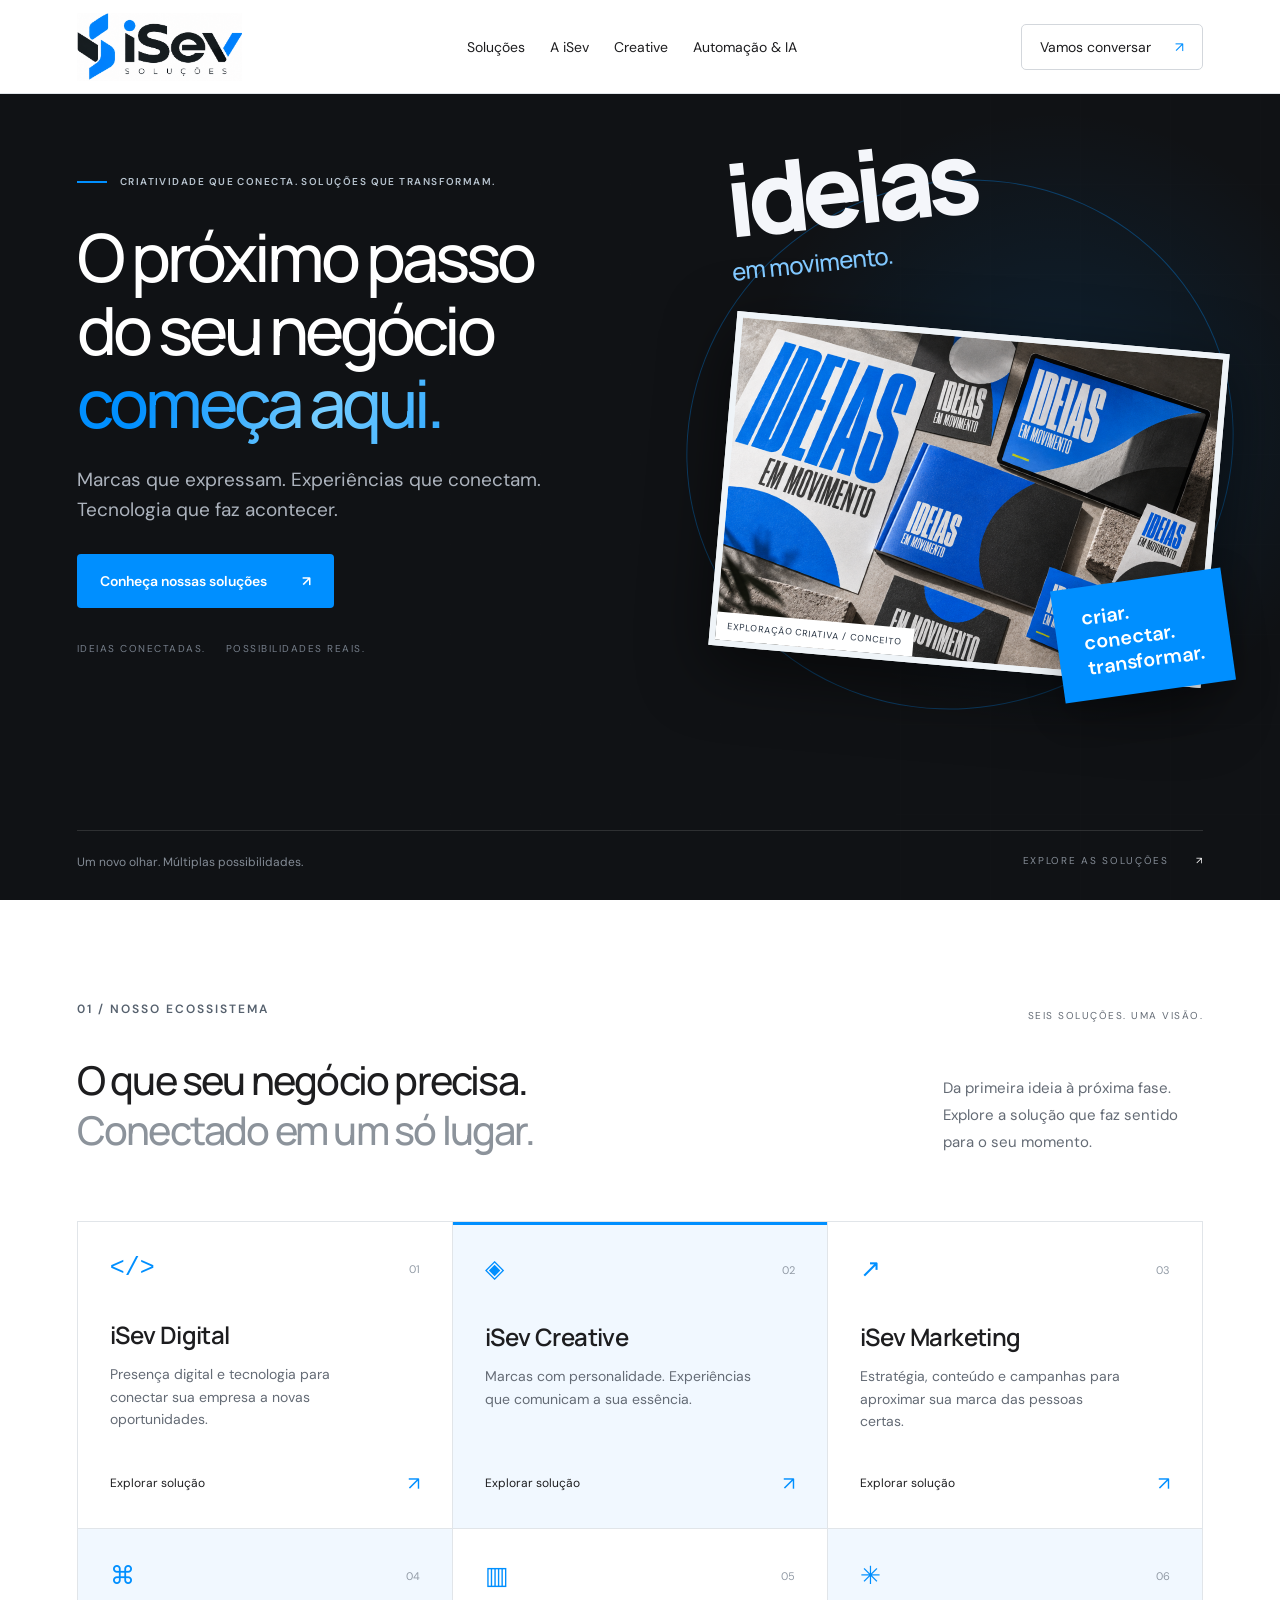
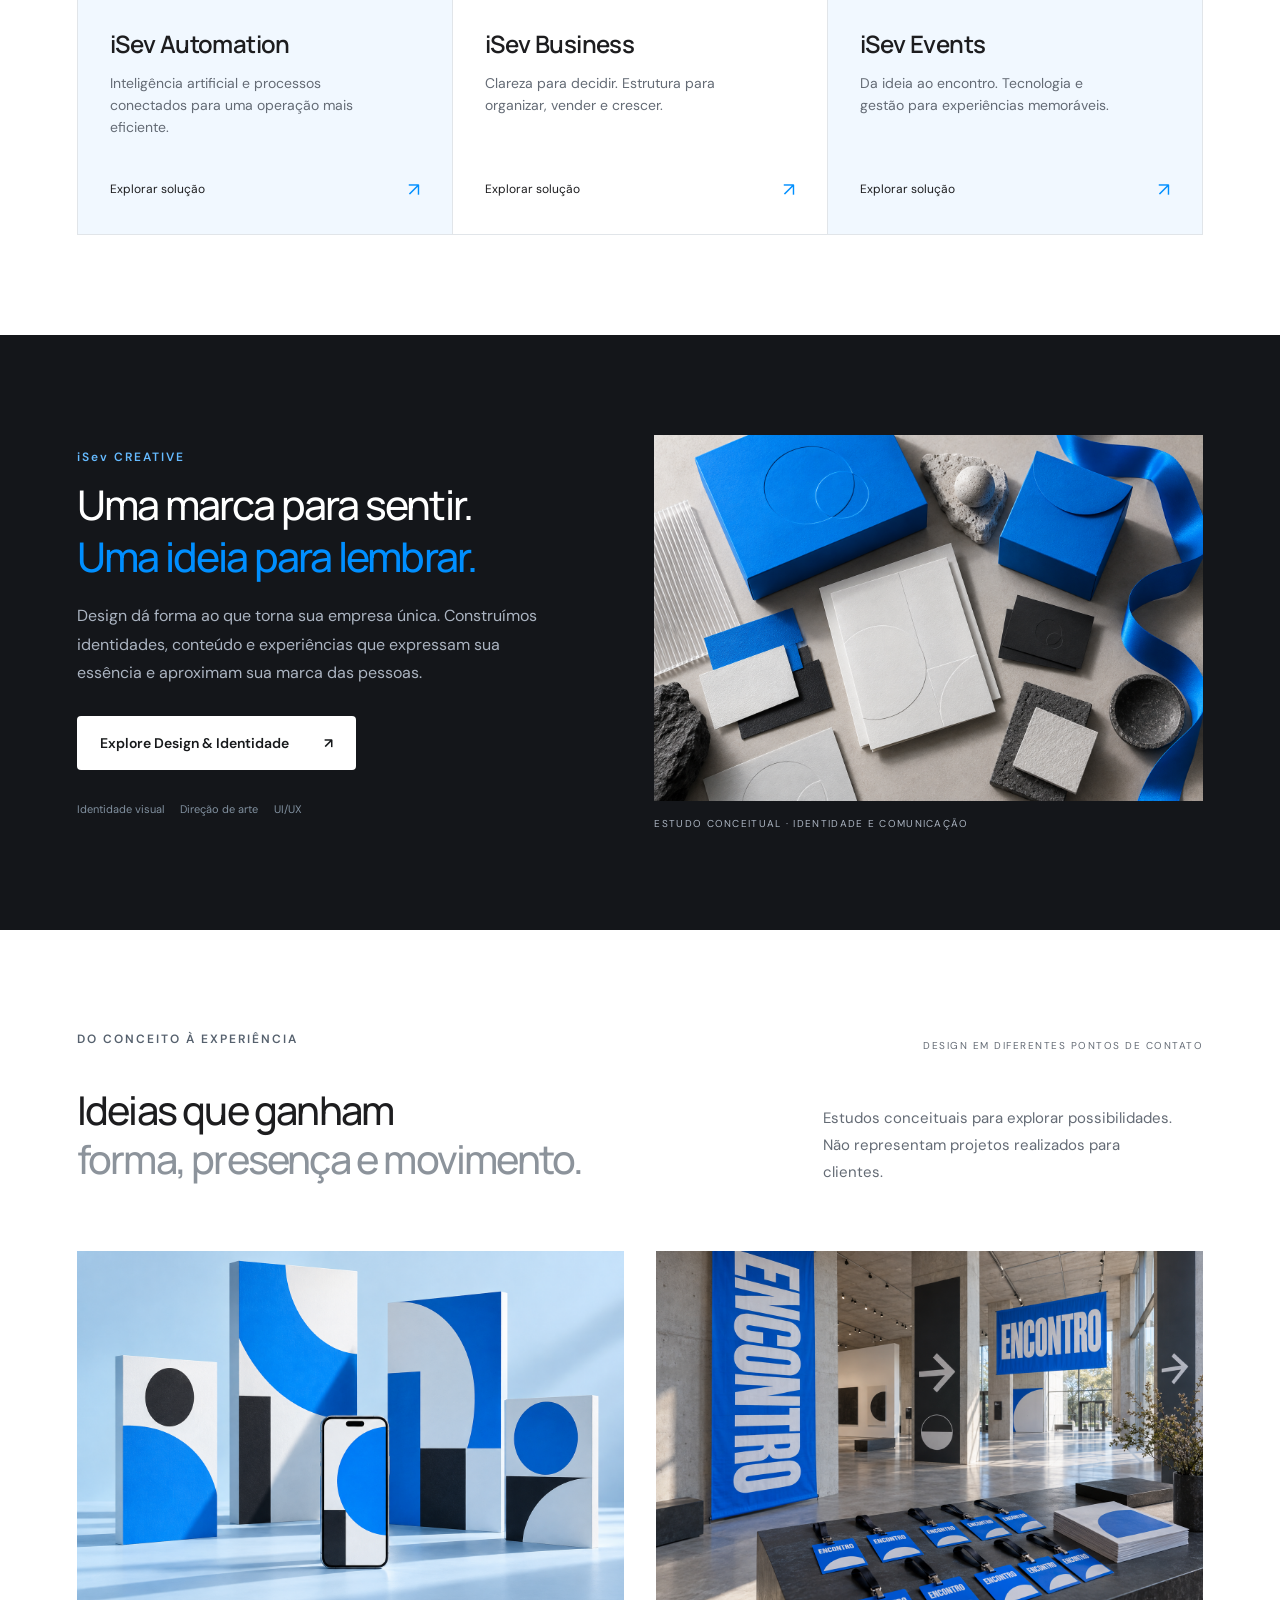
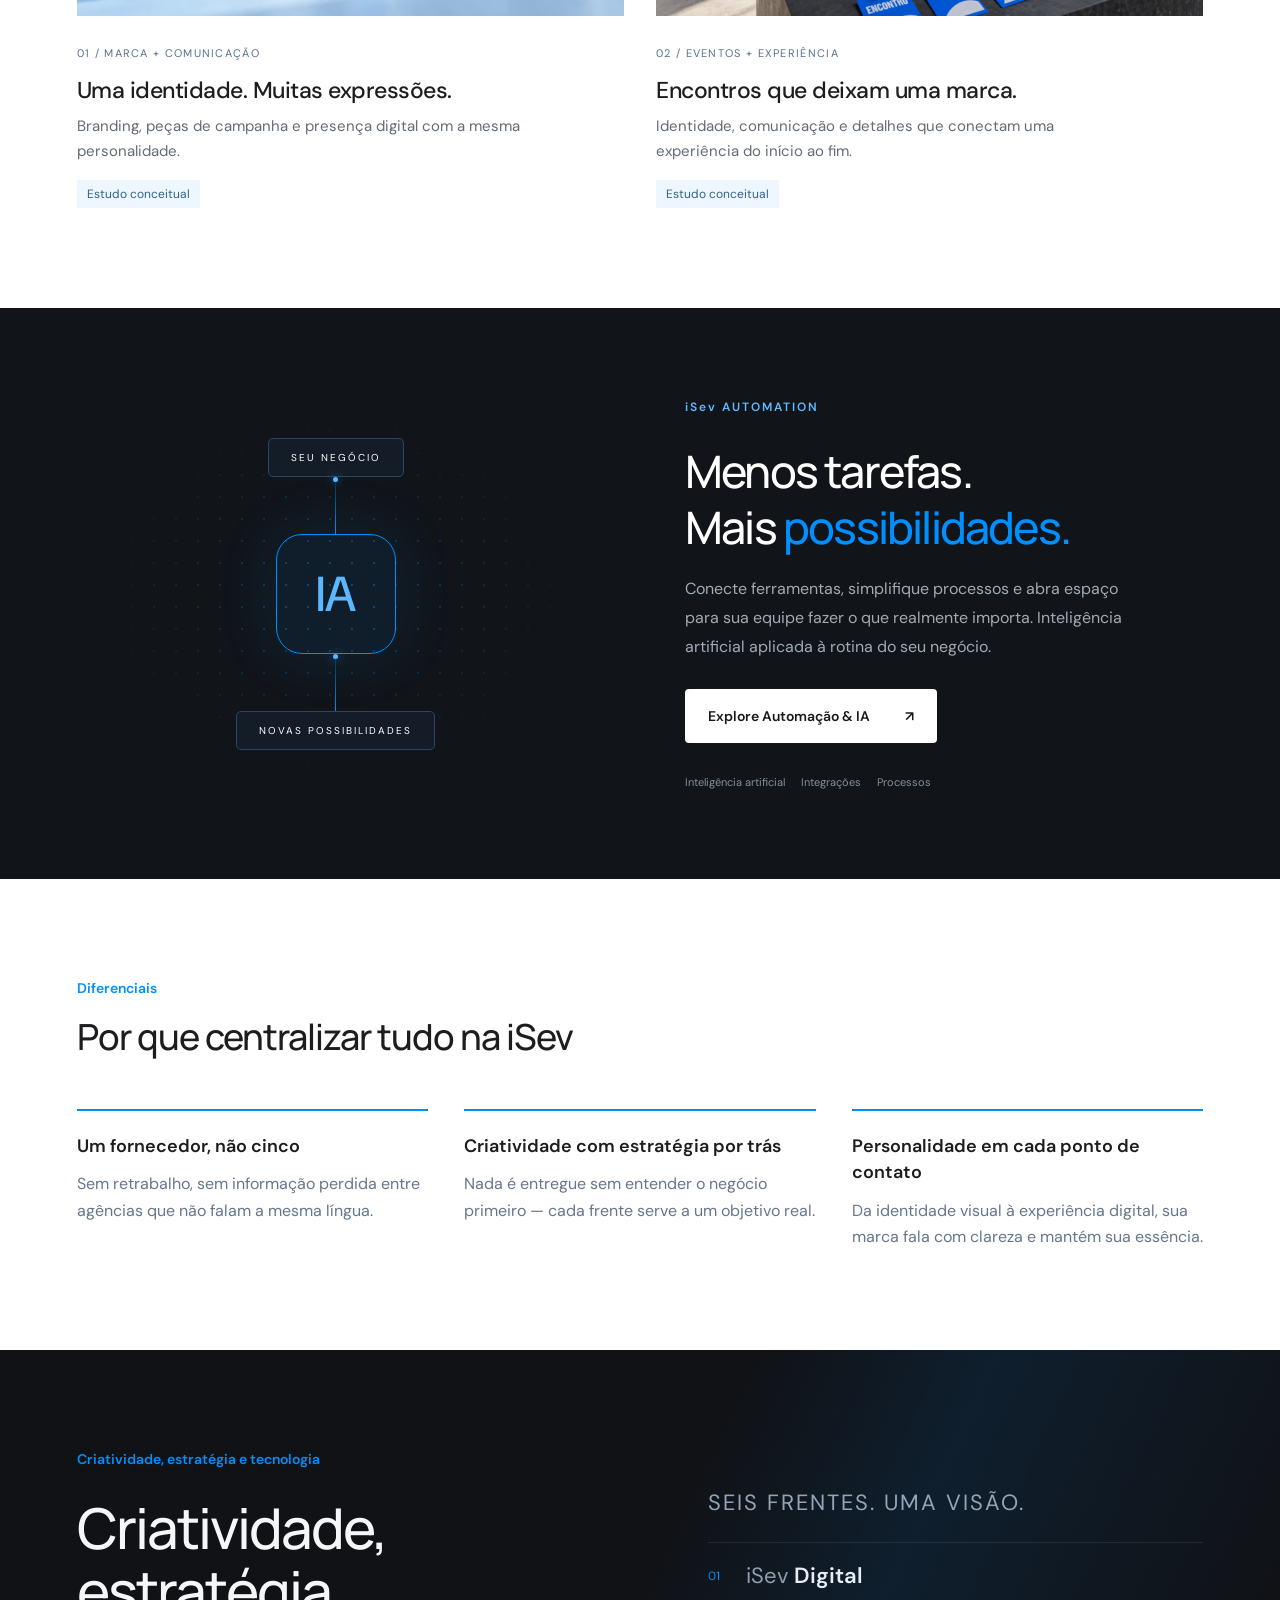
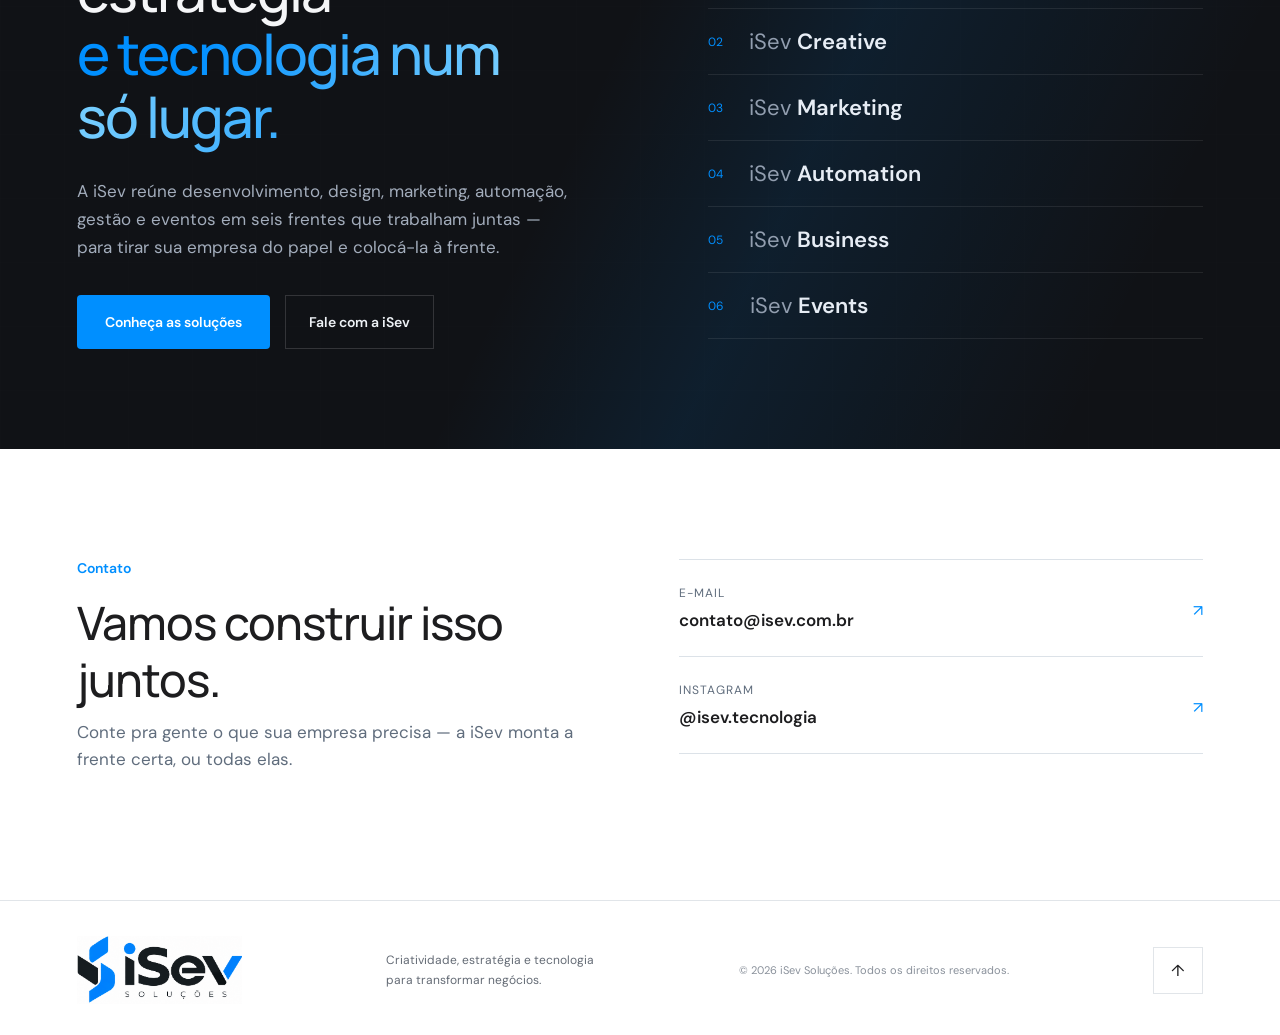
<file: index.html>
<!doctype html>
<html lang="pt-BR"><head><meta charset="UTF-8"><meta name="viewport" content="width=device-width, initial-scale=1"><title>iSev Soluções</title><meta name="description" content="Tecnologia, estratégia e criatividade para transformar negócios. Conheça as seis soluções da iSev."><link rel="icon" href="data:image/svg+xml,%3Csvg xmlns='http://www.w3.org/2000/svg' viewBox='0 0 32 32'%3E%3Crect width='32' height='32' rx='7' fill='%23008fff'/%3E%3Cpath d='M10 10h5v16h-5zm0-6h5v4h-5zM18 10h5l-4 16h-5z' fill='white'/%3E%3C/svg%3E"><link rel="stylesheet" href="./style.css"><link rel="stylesheet" href="./refinements.css"><link rel="stylesheet" href="./creative.css"><link rel="stylesheet" href="./motion.css"><link rel="stylesheet" href="./categories.css"></head>
<body><header><a class="logo" href="#inicio" aria-label="iSev início"><img src="./isev-light.png" alt="iSev Soluções"></a><nav aria-label="Principal"><a href="#solucoes">Soluções</a><a href="#isev">A iSev</a><a href="#criatividade">Creative</a><a href="#automacao">Automação & IA</a></nav><a class="nav-cta" href="#contato">Vamos conversar <span>↗</span></a></header>
<main><section class="hero" id="inicio"><div class="hero-grid"></div><div class="hero-content"><p class="eyebrow"><span class="line"></span> CRIATIVIDADE QUE CONECTA. SOLUÇÕES QUE TRANSFORMAM.</p><h1>O próximo passo<br>do seu negócio<br><em>começa aqui.</em></h1><p class="intro">Marcas que expressam. Experiências que conectam.<br>Tecnologia que faz acontecer.</p><a class="button primary" href="#solucoes">Conheça nossas soluções <span>↗</span></a><div class="hero-note"><span>IDEIAS CONECTADAS.</span><span>POSSIBILIDADES REAIS.</span></div></div><div class="creative-hero"><div class="hero-type" aria-hidden="true">ideias<span>em movimento.</span></div><div class="hero-image"><img src="./creative-concept.png" alt="Estudo conceitual de identidade visual com peças impressas e experiência digital"><span class="image-caption">EXPLORAÇÃO CRIATIVA / CONCEITO</span></div><div class="hero-sticker" aria-hidden="true">criar.<br>conectar.<br>transformar.</div><div class="creative-orbit" aria-hidden="true"></div></div><div class="hero-bottom"><span>Um novo olhar. Múltiplas possibilidades.</span><a href="#solucoes">EXPLORE AS SOLUÇÕES <span>↗</span></a></div></section>
<section class="solutions section" id="solucoes"><div class="section-top reveal"><p class="eyebrow">01 / NOSSO ECOSSISTEMA</p><span>SEIS SOLUÇÕES. UMA VISÃO.</span></div><div class="section-heading reveal"><h2>O que seu negócio precisa.<br><span>Conectado em um só lugar.</span></h2><p>Da primeira ideia à próxima fase.<br>Explore a solução que faz sentido<br>para o seu momento.</p></div><div class="catalog" id="catalog"><a class="card reveal" href="./solucoes/digital/index.html" target="_blank" rel="noopener" aria-label="Conhecer iSev Digital (abre em nova guia)"><div class="card-top"><span class="card-icon" aria-hidden="true">&lt;/&gt;</span><span class="card-index">01</span></div><h3>iSev Digital</h3><p>Presença digital e tecnologia para conectar sua empresa a novas oportunidades.</p><span class="card-link">Explorar solução <b aria-hidden="true">↗</b></span></a><a class="card reveal featured" href="./solucoes/creative/index.html" target="_blank" rel="noopener" aria-label="Conhecer iSev Creative (abre em nova guia)"><div class="card-top"><span class="card-icon" aria-hidden="true">◈</span><span class="card-index">02</span></div><h3>iSev Creative</h3><p>Marcas com personalidade. Experiências que comunicam a sua essência.</p><span class="card-link">Explorar solução <b aria-hidden="true">↗</b></span></a><a class="card reveal" href="./solucoes/marketing/index.html" target="_blank" rel="noopener" aria-label="Conhecer iSev Marketing (abre em nova guia)"><div class="card-top"><span class="card-icon" aria-hidden="true">↗</span><span class="card-index">03</span></div><h3>iSev Marketing</h3><p>Estratégia, conteúdo e campanhas para aproximar sua marca das pessoas certas.</p><span class="card-link">Explorar solução <b aria-hidden="true">↗</b></span></a><a class="card reveal featured" href="./solucoes/automation/index.html" target="_blank" rel="noopener" aria-label="Conhecer iSev Automation (abre em nova guia)"><div class="card-top"><span class="card-icon" aria-hidden="true">⌘</span><span class="card-index">04</span></div><h3>iSev Automation</h3><p>Inteligência artificial e processos conectados para uma operação mais eficiente.</p><span class="card-link">Explorar solução <b aria-hidden="true">↗</b></span></a><a class="card reveal" href="./solucoes/business/index.html" target="_blank" rel="noopener" aria-label="Conhecer iSev Business (abre em nova guia)"><div class="card-top"><span class="card-icon" aria-hidden="true">▥</span><span class="card-index">05</span></div><h3>iSev Business</h3><p>Clareza para decidir. Estrutura para organizar, vender e crescer.</p><span class="card-link">Explorar solução <b aria-hidden="true">↗</b></span></a><a class="card reveal featured" href="./solucoes/events/index.html" target="_blank" rel="noopener" aria-label="Conhecer iSev Events (abre em nova guia)"><div class="card-top"><span class="card-icon" aria-hidden="true">✳</span><span class="card-index">06</span></div><h3>iSev Events</h3><p>Da ideia ao encontro. Tecnologia e gestão para experiências memoráveis.</p><span class="card-link">Explorar solução <b aria-hidden="true">↗</b></span></a></div></section>
<section class="creative-section section" id="criatividade"><div class="creative-heading reveal"><p class="eyebrow">iSev CREATIVE</p><h2>Uma marca para sentir.<br><em>Uma ideia para lembrar.</em></h2><p>Design dá forma ao que torna sua empresa única. Construímos identidades, conteúdo e experiências que expressam sua essência e aproximam sua marca das pessoas.</p><a class="button light" href="./solucoes/creative/index.html" target="_blank" rel="noopener" aria-label="Explore Design & Identidade (abre em nova guia)">Explore Design & Identidade <span>↗</span></a><div class="tags"><span>Identidade visual</span><span>Direção de arte</span><span>UI/UX</span></div></div><figure class="creative-feature reveal"><img src="./creative-identity.png" alt="Estudo de identidade visual com embalagens azuis, papelaria e materiais de marca" loading="lazy"><figcaption>ESTUDO CONCEITUAL · IDENTIDADE E COMUNICAÇÃO</figcaption></figure></section>
<section class="concepts section" id="possibilidades"><div class="section-top reveal"><p class="eyebrow">DO CONCEITO À EXPERIÊNCIA</p><span>DESIGN EM DIFERENTES PONTOS DE CONTATO</span></div><div class="section-heading reveal"><h2>Ideias que ganham<br><span>forma, presença e movimento.</span></h2><p>Estudos conceituais para explorar possibilidades.<br>Não representam projetos realizados para clientes.</p></div><div class="concept-grid"><figure class="concept-card reveal"><div class="concept-image"><img src="./campaign-concept.png" alt="Estudo de campanha com painéis gráficos e comunicação digital no celular" loading="lazy"></div><figcaption><span>01 / MARCA + COMUNICAÇÃO</span><h3>Uma identidade. Muitas expressões.</h3><p>Branding, peças de campanha e presença digital com a mesma personalidade.</p><small>Estudo conceitual</small></figcaption></figure><figure class="concept-card reveal"><div class="concept-image"><img src="./event-concept.png" alt="Estudo de identidade para evento com sinalização, banners e credenciais" loading="lazy"></div><figcaption><span>02 / EVENTOS + EXPERIÊNCIA</span><h3>Encontros que deixam uma marca.</h3><p>Identidade, comunicação e detalhes que conectam uma experiência do início ao fim.</p><small>Estudo conceitual</small></figcaption></figure></div></section><section class="automation section" id="automacao"><div class="auto-art" aria-hidden="true"><div class="flow"><span>SEU NEGÓCIO</span><div class="flow-line"></div><strong>IA</strong><div class="flow-line"></div><span>NOVAS POSSIBILIDADES</span></div><div class="auto-grid"></div></div><div class="auto-copy reveal"><p class="eyebrow">iSev AUTOMATION</p><h2>Menos tarefas.<br>Mais <em>possibilidades.</em></h2><p>Conecte ferramentas, simplifique processos e abra espaço para sua equipe fazer o que realmente importa. Inteligência artificial aplicada à rotina do seu negócio.</p><a class="button light" href="./solucoes/automation/index.html" target="_blank" rel="noopener" aria-label="Explore Automação & IA (abre em nova guia)">Explore Automação & IA <span>↗</span></a><div class="tags"><span>Inteligência artificial</span><span>Integrações</span><span>Processos</span></div></div></section>
<section class="differences section" id="diferenciais"><div class="reveal"><p class="section-label">Diferenciais</p><h2>Por que centralizar tudo na iSev</h2></div><div class="difference-grid"><article class="reveal"><h3>Um fornecedor, não cinco</h3><p>Sem retrabalho, sem informação perdida entre agências que não falam a mesma língua.</p></article><article class="reveal"><h3>Criatividade com estratégia por trás</h3><p>Nada é entregue sem entender o negócio primeiro — cada frente serve a um objetivo real.</p></article><article class="reveal"><h3>Personalidade em cada ponto de contato</h3><p>Da identidade visual à experiência digital, sua marca fala com clareza e mantém sua essência.</p></article></div></section>
<section class="about section brand-story" id="isev"><div class="brand-copy reveal"><p class="section-label">Criatividade, estratégia e tecnologia</p><h2>Criatividade,<br>estratégia<br><em>e tecnologia num<br>só lugar.</em></h2><p>A iSev reúne desenvolvimento, design, marketing, automação, gestão e eventos em seis frentes que trabalham juntas — para tirar sua empresa do papel e colocá-la à frente.</p><div class="brand-actions"><a class="button primary" href="#solucoes">Conheça as soluções</a><a class="button outline" href="#contato">Fale com a iSev</a></div></div><div class="brand-fronts reveal"><p class="eyebrow">SEIS FRENTES. UMA VISÃO.</p><div><span>01</span><p>iSev <strong>Digital</strong></p></div><div><span>02</span><p>iSev <strong>Creative</strong></p></div><div><span>03</span><p>iSev <strong>Marketing</strong></p></div><div><span>04</span><p>iSev <strong>Automation</strong></p></div><div><span>05</span><p>iSev <strong>Business</strong></p></div><div><span>06</span><p>iSev <strong>Events</strong></p></div></div></section><section class="contact section" id="contato"><div class="reveal"><p class="section-label">Contato</p><h2>Vamos construir isso<br>juntos.</h2><p>Conte pra gente o que sua empresa precisa — a iSev monta a frente certa, ou todas elas.</p></div><div class="contact-links reveal"><a href="mailto:contato@isev.com.br"><span>E-MAIL</span><strong>contato@isev.com.br</strong><b aria-hidden="true">↗</b></a><a href="https://www.instagram.com/isev.tecnologia/" target="_blank" rel="noopener noreferrer"><span>INSTAGRAM</span><strong>@isev.tecnologia</strong><b aria-hidden="true">↗</b></a></div></section></main><footer><a class="logo" href="#inicio" aria-label="Voltar ao início"><img src="./isev-light.png" alt="iSev Soluções"></a><p>Criatividade, estratégia e tecnologia<br>para transformar negócios.</p><span>© <span id="year"></span> iSev Soluções. Todos os direitos reservados.</span><a href="#inicio" aria-label="Voltar ao topo">↑</a></footer>
<script src="./app.js"></script></body></html>
</file>
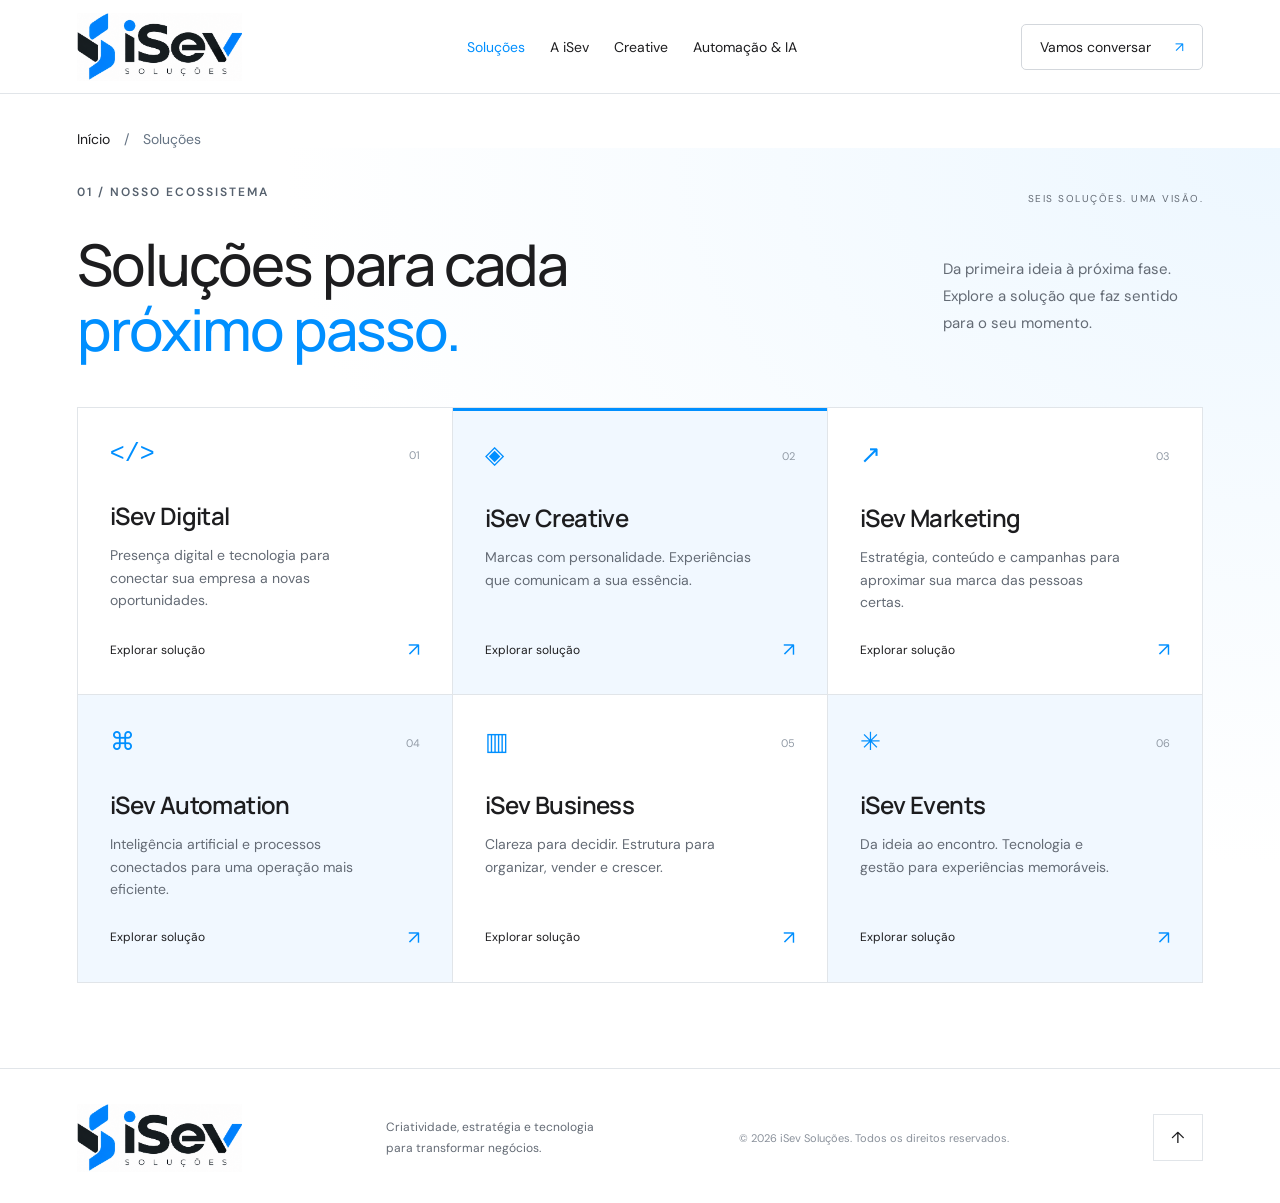
<file: solucoes/index.html>
<!doctype html>
<html lang="pt-BR"><head><meta charset="UTF-8"><meta name="viewport" content="width=device-width, initial-scale=1"><title>Soluções | iSev Soluções</title><meta name="description" content="Tecnologia, estratégia e criatividade para transformar negócios. Conheça as seis soluções da iSev."><link rel="icon" href="data:image/svg+xml,%3Csvg xmlns='http://www.w3.org/2000/svg' viewBox='0 0 32 32'%3E%3Crect width='32' height='32' rx='7' fill='%23008fff'/%3E%3Cpath d='M10 10h5v16h-5zm0-6h5v4h-5zM18 10h5l-4 16h-5z' fill='white'/%3E%3C/svg%3E"><link rel="stylesheet" href="../style.css"><link rel="stylesheet" href="../refinements.css"><link rel="stylesheet" href="../creative.css"><link rel="stylesheet" href="../motion.css"><link rel="stylesheet" href="../categories.css"></head>
<body class="solutions-page"><header><a class="logo" href="../index.html#inicio" aria-label="iSev início"><img src="../isev-light.png" alt="iSev Soluções"></a><nav aria-label="Principal"><a href="./index.html" aria-current="page">Soluções</a><a href="../index.html#isev">A iSev</a><a href="../index.html#criatividade">Creative</a><a href="../index.html#automacao">Automação & IA</a></nav><a class="nav-cta" href="../index.html#contato">Vamos conversar <span>↗</span></a></header>
<main><div class="page-breadcrumb"><a href="../index.html">Início</a><span>/</span><span aria-current="page">Soluções</span></div><section class="solutions section" id="solucoes"><div class="section-top reveal"><p class="eyebrow">01 / NOSSO ECOSSISTEMA</p><span>SEIS SOLUÇÕES. UMA VISÃO.</span></div><div class="section-heading reveal"><h1>Soluções para cada<br><em>próximo passo.</em></h1><p>Da primeira ideia à próxima fase.<br>Explore a solução que faz sentido<br>para o seu momento.</p></div><div class="catalog" id="catalog"><a class="card reveal" href="./digital/index.html" target="_blank" rel="noopener" aria-label="Conhecer iSev Digital (abre em nova guia)"><div class="card-top"><span class="card-icon" aria-hidden="true">&lt;/&gt;</span><span class="card-index">01</span></div><h3>iSev Digital</h3><p>Presença digital e tecnologia para conectar sua empresa a novas oportunidades.</p><span class="card-link">Explorar solução <b aria-hidden="true">↗</b></span></a><a class="card reveal featured" href="./creative/index.html" target="_blank" rel="noopener" aria-label="Conhecer iSev Creative (abre em nova guia)"><div class="card-top"><span class="card-icon" aria-hidden="true">◈</span><span class="card-index">02</span></div><h3>iSev Creative</h3><p>Marcas com personalidade. Experiências que comunicam a sua essência.</p><span class="card-link">Explorar solução <b aria-hidden="true">↗</b></span></a><a class="card reveal" href="./marketing/index.html" target="_blank" rel="noopener" aria-label="Conhecer iSev Marketing (abre em nova guia)"><div class="card-top"><span class="card-icon" aria-hidden="true">↗</span><span class="card-index">03</span></div><h3>iSev Marketing</h3><p>Estratégia, conteúdo e campanhas para aproximar sua marca das pessoas certas.</p><span class="card-link">Explorar solução <b aria-hidden="true">↗</b></span></a><a class="card reveal featured" href="./automation/index.html" target="_blank" rel="noopener" aria-label="Conhecer iSev Automation (abre em nova guia)"><div class="card-top"><span class="card-icon" aria-hidden="true">⌘</span><span class="card-index">04</span></div><h3>iSev Automation</h3><p>Inteligência artificial e processos conectados para uma operação mais eficiente.</p><span class="card-link">Explorar solução <b aria-hidden="true">↗</b></span></a><a class="card reveal" href="./business/index.html" target="_blank" rel="noopener" aria-label="Conhecer iSev Business (abre em nova guia)"><div class="card-top"><span class="card-icon" aria-hidden="true">▥</span><span class="card-index">05</span></div><h3>iSev Business</h3><p>Clareza para decidir. Estrutura para organizar, vender e crescer.</p><span class="card-link">Explorar solução <b aria-hidden="true">↗</b></span></a><a class="card reveal featured" href="./events/index.html" target="_blank" rel="noopener" aria-label="Conhecer iSev Events (abre em nova guia)"><div class="card-top"><span class="card-icon" aria-hidden="true">✳</span><span class="card-index">06</span></div><h3>iSev Events</h3><p>Da ideia ao encontro. Tecnologia e gestão para experiências memoráveis.</p><span class="card-link">Explorar solução <b aria-hidden="true">↗</b></span></a></div></section>
</main><footer><a class="logo" href="../index.html#inicio" aria-label="Voltar ao início"><img src="../isev-light.png" alt="iSev Soluções"></a><p>Criatividade, estratégia e tecnologia<br>para transformar negócios.</p><span>© <span id="year"></span> iSev Soluções. Todos os direitos reservados.</span><a href="../index.html#inicio" aria-label="Voltar ao topo">↑</a></footer>
<script src="../app.js"></script></body></html>
</file>
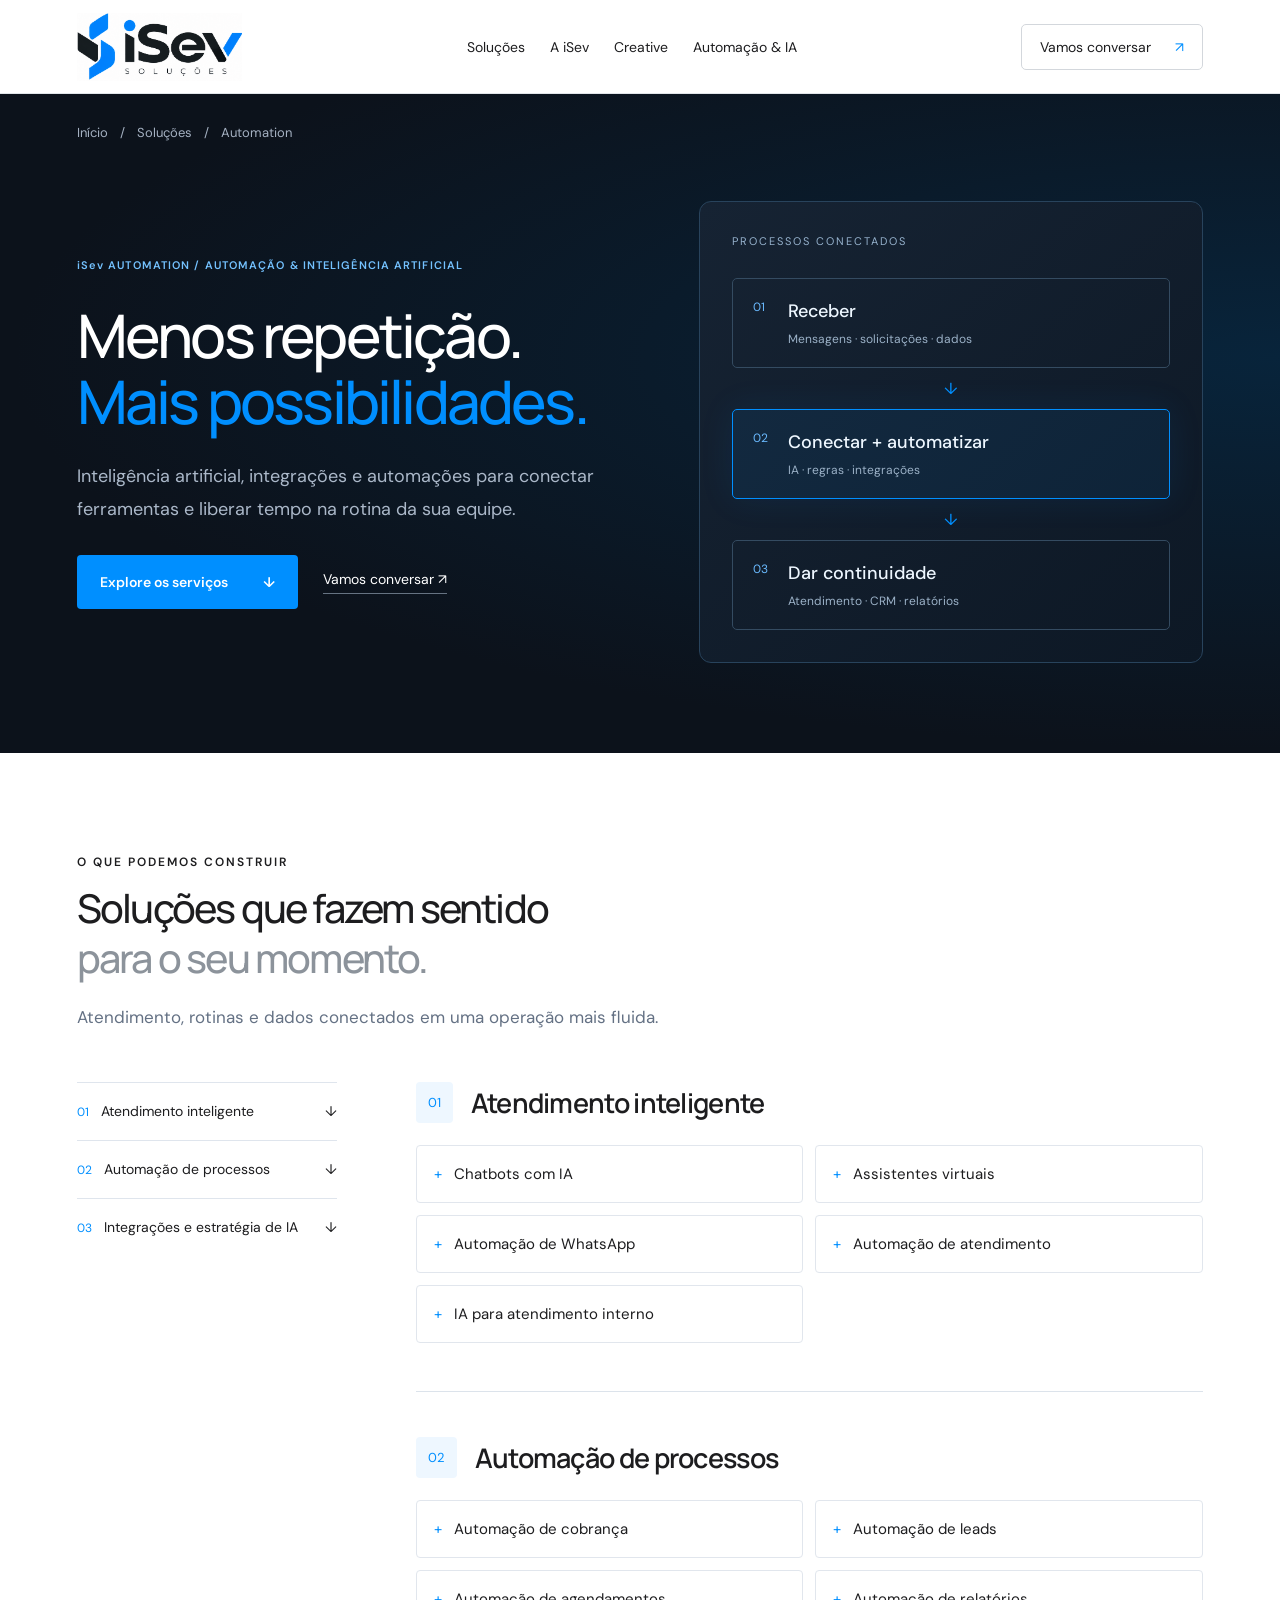
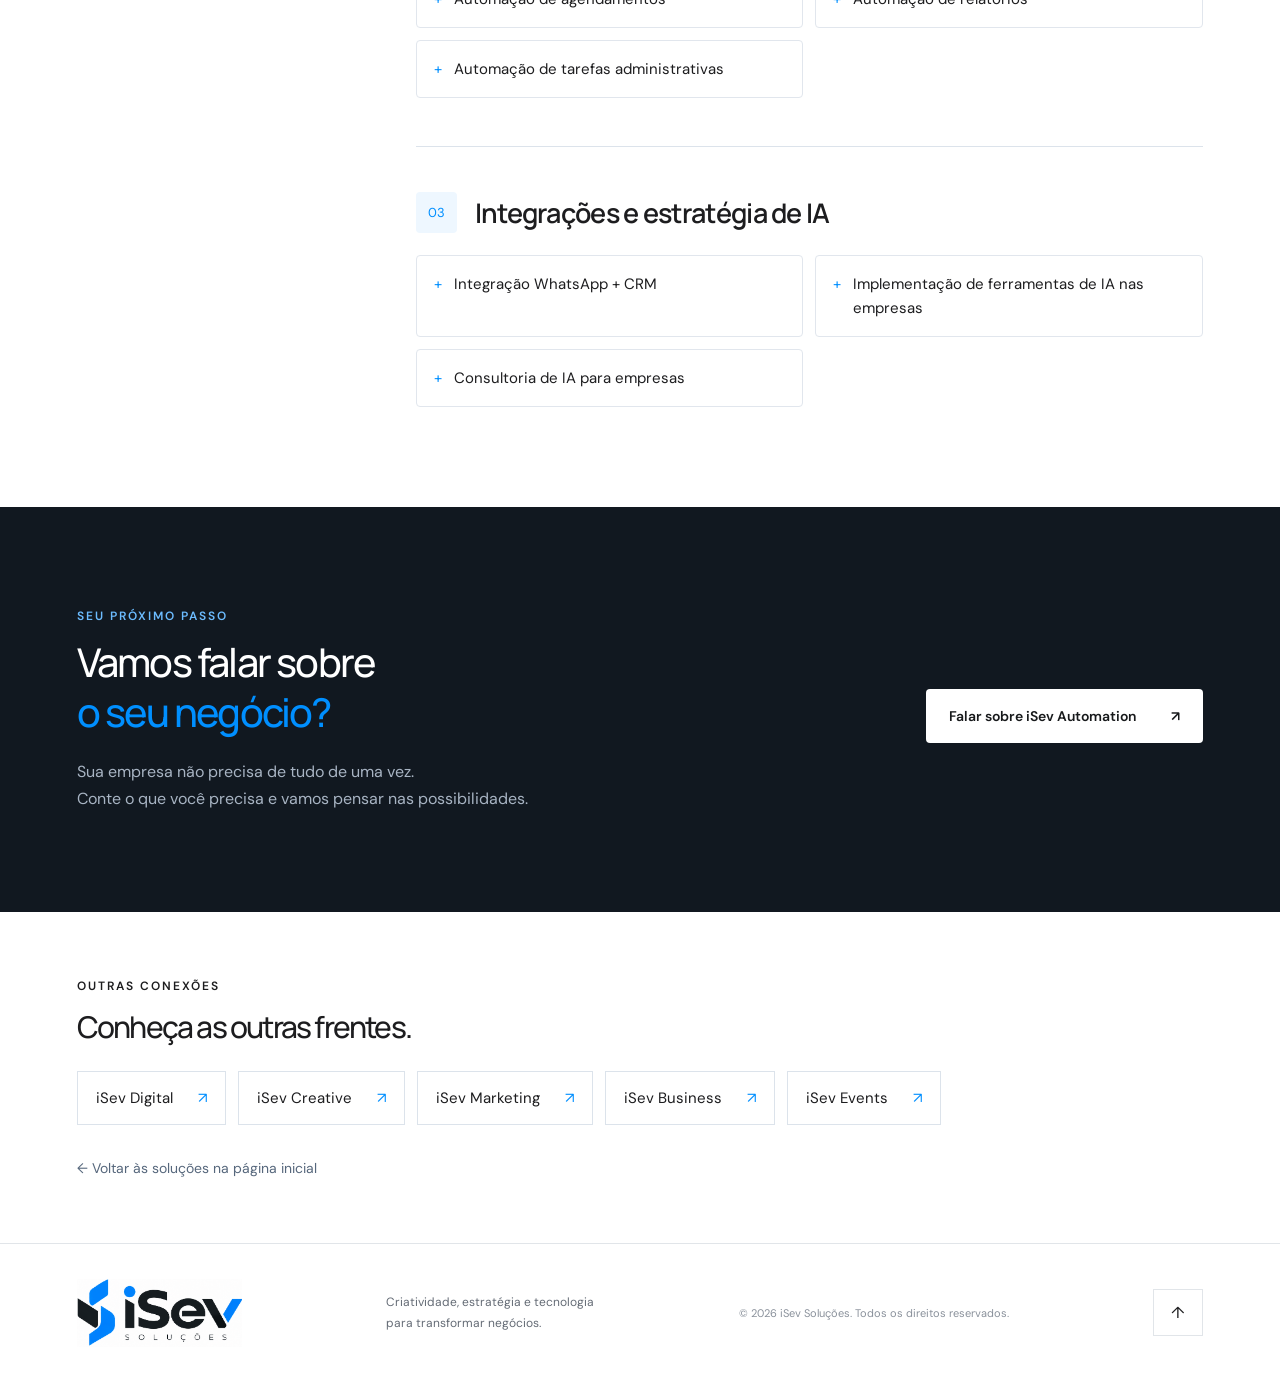
<file: solucoes/automation/index.html>
<!doctype html>
<html lang="pt-BR"><head><meta charset="UTF-8"><meta name="viewport" content="width=device-width, initial-scale=1"><title>iSev Automation | iSev Soluções</title><meta name="description" content="Inteligência artificial e processos conectados para uma operação mais eficiente."><link rel="icon" href="data:image/svg+xml,%3Csvg xmlns='http://www.w3.org/2000/svg' viewBox='0 0 32 32'%3E%3Crect width='32' height='32' rx='7' fill='%23008fff'/%3E%3Cpath d='M10 10h5v16h-5zm0-6h5v4h-5zM18 10h5l-4 16h-5z' fill='white'/%3E%3C/svg%3E"><link rel="stylesheet" href="../../style.css"><link rel="stylesheet" href="../../refinements.css"><link rel="stylesheet" href="../../creative.css"><link rel="stylesheet" href="../../motion.css"><link rel="stylesheet" href="../../categories.css"></head>
<body class="category-page category-automation"><header><a class="logo" href="../../index.html#inicio" aria-label="iSev início"><img src="../../isev-light.png" alt="iSev Soluções"></a><nav aria-label="Principal"><a href="../../index.html#solucoes">Soluções</a><a href="../../index.html#isev">A iSev</a><a href="../../index.html#criatividade">Creative</a><a href="../../index.html#automacao">Automação & IA</a></nav><a class="nav-cta" href="../../index.html#contato">Vamos conversar <span>↗</span></a></header><main><section class="category-hero section"><div class="category-breadcrumb"><a href="../../index.html">Início</a><span>/</span><a href="../../index.html#solucoes">Soluções</a><span>/</span><span aria-current="page">Automation</span></div><div class="category-hero-grid"><div class="category-copy"><p class="eyebrow">iSev AUTOMATION / AUTOMAÇÃO & INTELIGÊNCIA ARTIFICIAL</p><h1>Menos repetição.<br><em>Mais possibilidades.</em></h1><p class="category-lead">Inteligência artificial, integrações e automações para conectar ferramentas e liberar tempo na rotina da sua equipe.</p><div class="category-actions"><a class="button primary" href="#servicos">Explore os serviços <span>↓</span></a><a class="category-talk" href="mailto:contato@isev.com.br?subject=Quero%20conhecer%20a%20iSev%20Automation&body=Ol%C3%A1!%20Gostaria%20de%20conversar%20sobre%20as%20solu%C3%A7%C3%B5es%20iSev%20Automation%20para%20minha%20empresa.">Vamos conversar ↗</a></div></div><div class="category-art"><div class="automation-map"><p>PROCESSOS CONECTADOS</p><div class="flow-step">01 <strong>Receber</strong><span>Mensagens · solicitações · dados</span></div><div class="flow-connector" aria-hidden="true">↓</div><div class="flow-step active">02 <strong>Conectar + automatizar</strong><span>IA · regras · integrações</span></div><div class="flow-connector" aria-hidden="true">↓</div><div class="flow-step">03 <strong>Dar continuidade</strong><span>Atendimento · CRM · relatórios</span></div></div></div></div></section><section class="category-content section" id="servicos"><div class="category-intro reveal"><p class="eyebrow">O QUE PODEMOS CONSTRUIR</p><h2>Soluções que fazem sentido<br><span>para o seu momento.</span></h2><p>Atendimento, rotinas e dados conectados em uma operação mais fluida.</p></div><div class="category-services"><nav class="group-nav" aria-label="Serviços de Automation"><a href="#grupo-1"><span>01</span>Atendimento inteligente<b aria-hidden="true">↓</b></a><a href="#grupo-2"><span>02</span>Automação de processos<b aria-hidden="true">↓</b></a><a href="#grupo-3"><span>03</span>Integrações e estratégia de IA<b aria-hidden="true">↓</b></a></nav><div class="category-groups"><section class="category-group reveal" id="grupo-1" aria-labelledby="group-title-1"><div class="group-heading"><span>01</span><h3 id="group-title-1">Atendimento inteligente</h3></div><ul><li><span aria-hidden="true">+</span>Chatbots com IA</li><li><span aria-hidden="true">+</span>Assistentes virtuais</li><li><span aria-hidden="true">+</span>Automação de WhatsApp</li><li><span aria-hidden="true">+</span>Automação de atendimento</li><li><span aria-hidden="true">+</span>IA para atendimento interno</li></ul></section><section class="category-group reveal" id="grupo-2" aria-labelledby="group-title-2"><div class="group-heading"><span>02</span><h3 id="group-title-2">Automação de processos</h3></div><ul><li><span aria-hidden="true">+</span>Automação de cobrança</li><li><span aria-hidden="true">+</span>Automação de leads</li><li><span aria-hidden="true">+</span>Automação de agendamentos</li><li><span aria-hidden="true">+</span>Automação de relatórios</li><li><span aria-hidden="true">+</span>Automação de tarefas administrativas</li></ul></section><section class="category-group reveal" id="grupo-3" aria-labelledby="group-title-3"><div class="group-heading"><span>03</span><h3 id="group-title-3">Integrações e estratégia de IA</h3></div><ul><li><span aria-hidden="true">+</span>Integração WhatsApp + CRM</li><li><span aria-hidden="true">+</span>Implementação de ferramentas de IA nas empresas</li><li><span aria-hidden="true">+</span>Consultoria de IA para empresas</li></ul></section></div></div></section><section class="category-contact section"><div><p class="eyebrow">SEU PRÓXIMO PASSO</p><h2>Vamos falar sobre<br><em>o seu negócio?</em></h2><p>Sua empresa não precisa de tudo de uma vez.<br>Conte o que você precisa e vamos pensar nas possibilidades.</p></div><a class="button light" href="mailto:contato@isev.com.br?subject=Quero%20conhecer%20a%20iSev%20Automation&body=Ol%C3%A1!%20Gostaria%20de%20conversar%20sobre%20as%20solu%C3%A7%C3%B5es%20iSev%20Automation%20para%20minha%20empresa.">Falar sobre iSev Automation <span>↗</span></a></section><section class="related-solutions section"><p class="eyebrow">OUTRAS CONEXÕES</p><h2>Conheça as outras frentes.</h2><div><a href="../digital/index.html">iSev Digital<span aria-hidden="true">↗</span></a><a href="../creative/index.html">iSev Creative<span aria-hidden="true">↗</span></a><a href="../marketing/index.html">iSev Marketing<span aria-hidden="true">↗</span></a><a href="../business/index.html">iSev Business<span aria-hidden="true">↗</span></a><a href="../events/index.html">iSev Events<span aria-hidden="true">↗</span></a></div><a class="back-solutions" href="../../index.html#solucoes">← Voltar às soluções na página inicial</a></section></main><footer><a class="logo" href="../../index.html#inicio" aria-label="Voltar ao início"><img src="../../isev-light.png" alt="iSev Soluções"></a><p>Criatividade, estratégia e tecnologia<br>para transformar negócios.</p><span>© <span id="year"></span> iSev Soluções. Todos os direitos reservados.</span><a href="../../index.html#inicio" aria-label="Voltar ao topo">↑</a></footer><script src="../../app.js"></script></body></html>
</file>
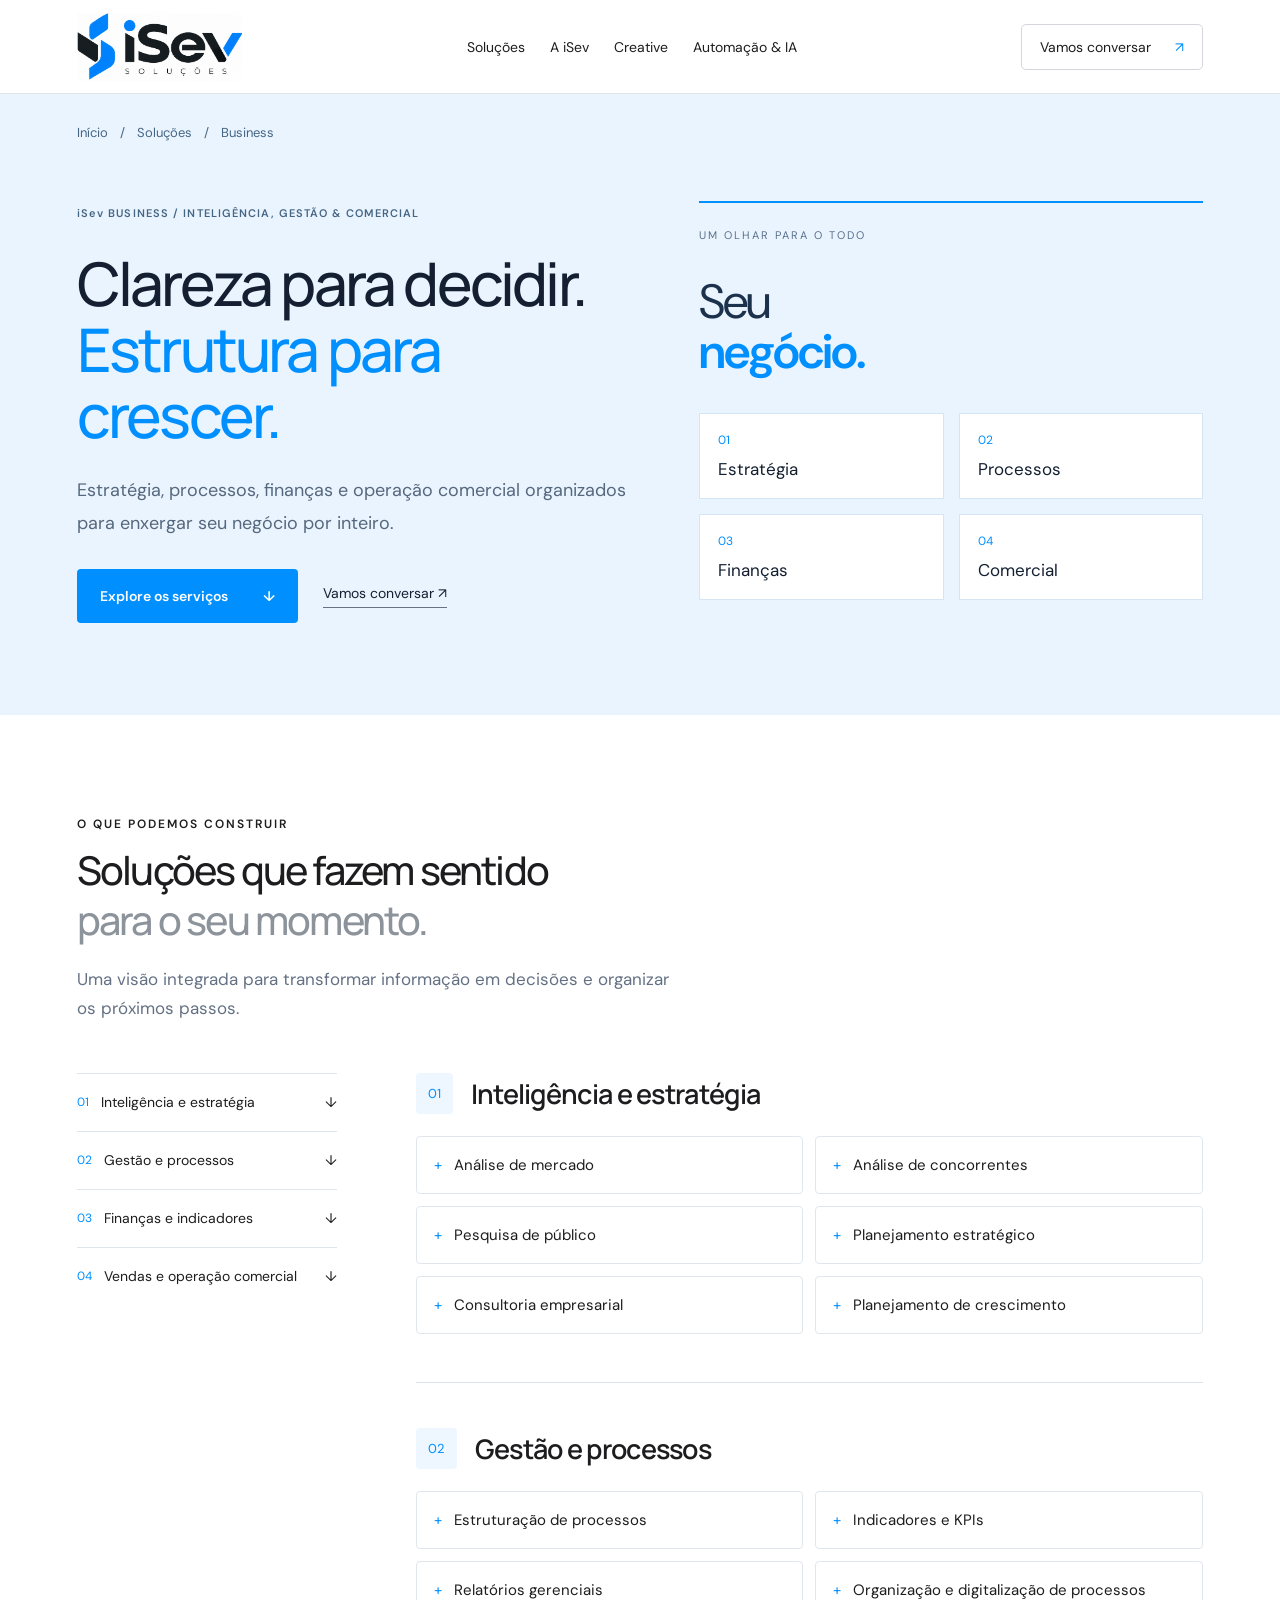
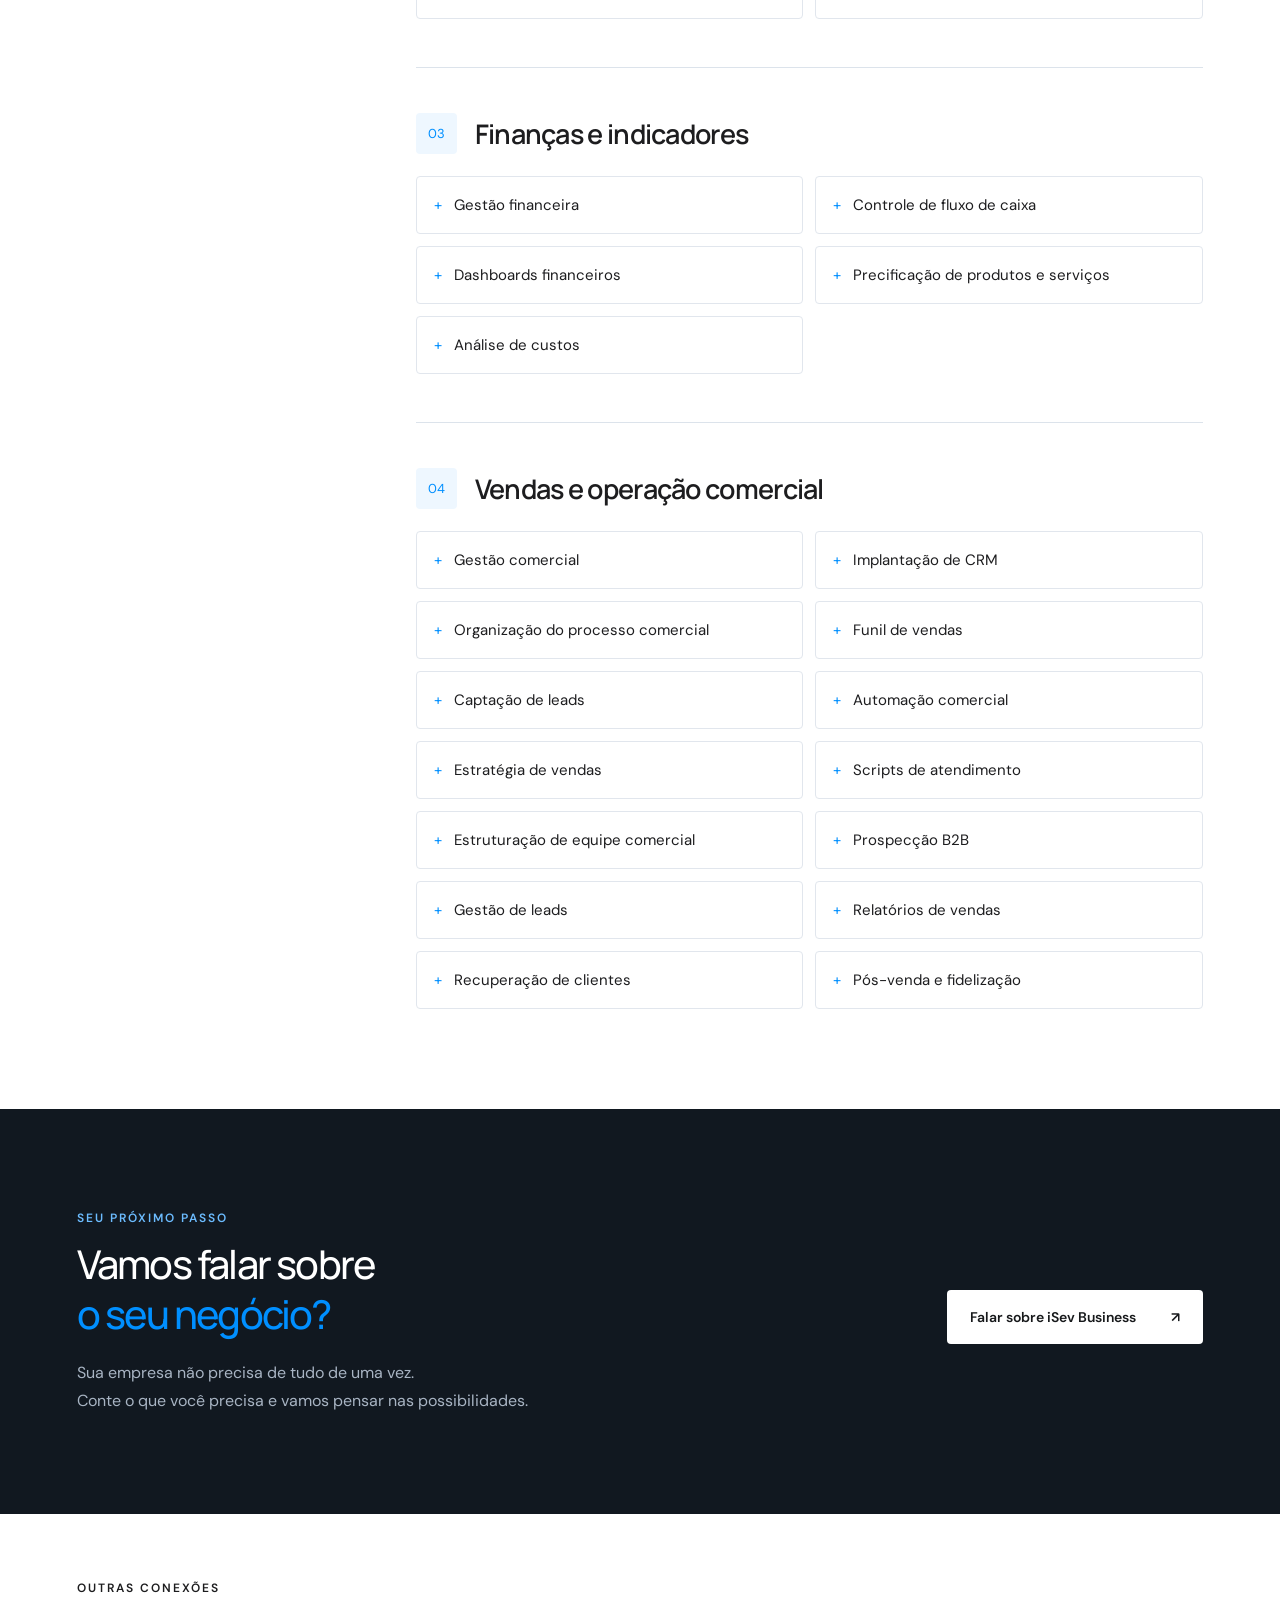
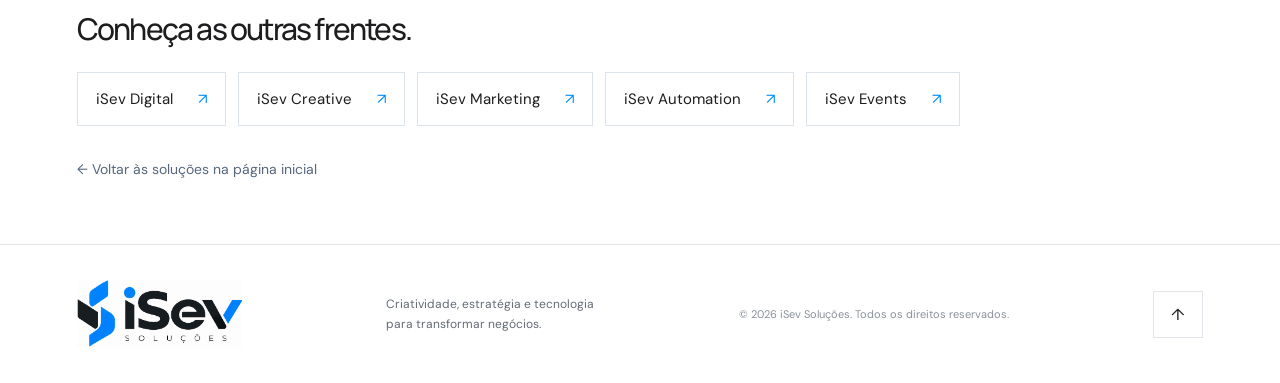
<file: solucoes/business/index.html>
<!doctype html>
<html lang="pt-BR"><head><meta charset="UTF-8"><meta name="viewport" content="width=device-width, initial-scale=1"><title>iSev Business | iSev Soluções</title><meta name="description" content="Clareza para decidir. Estrutura para organizar, vender e crescer."><link rel="icon" href="data:image/svg+xml,%3Csvg xmlns='http://www.w3.org/2000/svg' viewBox='0 0 32 32'%3E%3Crect width='32' height='32' rx='7' fill='%23008fff'/%3E%3Cpath d='M10 10h5v16h-5zm0-6h5v4h-5zM18 10h5l-4 16h-5z' fill='white'/%3E%3C/svg%3E"><link rel="stylesheet" href="../../style.css"><link rel="stylesheet" href="../../refinements.css"><link rel="stylesheet" href="../../creative.css"><link rel="stylesheet" href="../../motion.css"><link rel="stylesheet" href="../../categories.css"></head>
<body class="category-page category-business"><header><a class="logo" href="../../index.html#inicio" aria-label="iSev início"><img src="../../isev-light.png" alt="iSev Soluções"></a><nav aria-label="Principal"><a href="../../index.html#solucoes">Soluções</a><a href="../../index.html#isev">A iSev</a><a href="../../index.html#criatividade">Creative</a><a href="../../index.html#automacao">Automação & IA</a></nav><a class="nav-cta" href="../../index.html#contato">Vamos conversar <span>↗</span></a></header><main><section class="category-hero section"><div class="category-breadcrumb"><a href="../../index.html">Início</a><span>/</span><a href="../../index.html#solucoes">Soluções</a><span>/</span><span aria-current="page">Business</span></div><div class="category-hero-grid"><div class="category-copy"><p class="eyebrow">iSev BUSINESS / INTELIGÊNCIA, GESTÃO & COMERCIAL</p><h1>Clareza para decidir.<br><em>Estrutura para crescer.</em></h1><p class="category-lead">Estratégia, processos, finanças e operação comercial organizados para enxergar seu negócio por inteiro.</p><div class="category-actions"><a class="button primary" href="#servicos">Explore os serviços <span>↓</span></a><a class="category-talk" href="mailto:contato@isev.com.br?subject=Quero%20conhecer%20a%20iSev%20Business&body=Ol%C3%A1!%20Gostaria%20de%20conversar%20sobre%20as%20solu%C3%A7%C3%B5es%20iSev%20Business%20para%20minha%20empresa.">Vamos conversar ↗</a></div></div><div class="category-art"><div class="business-map"><p>UM OLHAR PARA O TODO</p><div class="business-center">Seu<br><strong>negócio.</strong></div><div class="business-grid"><span><b>01</b> Estratégia</span><span><b>02</b> Processos</span><span><b>03</b> Finanças</span><span><b>04</b> Comercial</span></div></div></div></div></section><section class="category-content section" id="servicos"><div class="category-intro reveal"><p class="eyebrow">O QUE PODEMOS CONSTRUIR</p><h2>Soluções que fazem sentido<br><span>para o seu momento.</span></h2><p>Uma visão integrada para transformar informação em decisões e organizar os próximos passos.</p></div><div class="category-services"><nav class="group-nav" aria-label="Serviços de Business"><a href="#grupo-1"><span>01</span>Inteligência e estratégia<b aria-hidden="true">↓</b></a><a href="#grupo-2"><span>02</span>Gestão e processos<b aria-hidden="true">↓</b></a><a href="#grupo-3"><span>03</span>Finanças e indicadores<b aria-hidden="true">↓</b></a><a href="#grupo-4"><span>04</span>Vendas e operação comercial<b aria-hidden="true">↓</b></a></nav><div class="category-groups"><section class="category-group reveal" id="grupo-1" aria-labelledby="group-title-1"><div class="group-heading"><span>01</span><h3 id="group-title-1">Inteligência e estratégia</h3></div><ul><li><span aria-hidden="true">+</span>Análise de mercado</li><li><span aria-hidden="true">+</span>Análise de concorrentes</li><li><span aria-hidden="true">+</span>Pesquisa de público</li><li><span aria-hidden="true">+</span>Planejamento estratégico</li><li><span aria-hidden="true">+</span>Consultoria empresarial</li><li><span aria-hidden="true">+</span>Planejamento de crescimento</li></ul></section><section class="category-group reveal" id="grupo-2" aria-labelledby="group-title-2"><div class="group-heading"><span>02</span><h3 id="group-title-2">Gestão e processos</h3></div><ul><li><span aria-hidden="true">+</span>Estruturação de processos</li><li><span aria-hidden="true">+</span>Indicadores e KPIs</li><li><span aria-hidden="true">+</span>Relatórios gerenciais</li><li><span aria-hidden="true">+</span>Organização e digitalização de processos</li></ul></section><section class="category-group reveal" id="grupo-3" aria-labelledby="group-title-3"><div class="group-heading"><span>03</span><h3 id="group-title-3">Finanças e indicadores</h3></div><ul><li><span aria-hidden="true">+</span>Gestão financeira</li><li><span aria-hidden="true">+</span>Controle de fluxo de caixa</li><li><span aria-hidden="true">+</span>Dashboards financeiros</li><li><span aria-hidden="true">+</span>Precificação de produtos e serviços</li><li><span aria-hidden="true">+</span>Análise de custos</li></ul></section><section class="category-group reveal" id="grupo-4" aria-labelledby="group-title-4"><div class="group-heading"><span>04</span><h3 id="group-title-4">Vendas e operação comercial</h3></div><ul><li><span aria-hidden="true">+</span>Gestão comercial</li><li><span aria-hidden="true">+</span>Implantação de CRM</li><li><span aria-hidden="true">+</span>Organização do processo comercial</li><li><span aria-hidden="true">+</span>Funil de vendas</li><li><span aria-hidden="true">+</span>Captação de leads</li><li><span aria-hidden="true">+</span>Automação comercial</li><li><span aria-hidden="true">+</span>Estratégia de vendas</li><li><span aria-hidden="true">+</span>Scripts de atendimento</li><li><span aria-hidden="true">+</span>Estruturação de equipe comercial</li><li><span aria-hidden="true">+</span>Prospecção B2B</li><li><span aria-hidden="true">+</span>Gestão de leads</li><li><span aria-hidden="true">+</span>Relatórios de vendas</li><li><span aria-hidden="true">+</span>Recuperação de clientes</li><li><span aria-hidden="true">+</span>Pós-venda e fidelização</li></ul></section></div></div></section><section class="category-contact section"><div><p class="eyebrow">SEU PRÓXIMO PASSO</p><h2>Vamos falar sobre<br><em>o seu negócio?</em></h2><p>Sua empresa não precisa de tudo de uma vez.<br>Conte o que você precisa e vamos pensar nas possibilidades.</p></div><a class="button light" href="mailto:contato@isev.com.br?subject=Quero%20conhecer%20a%20iSev%20Business&body=Ol%C3%A1!%20Gostaria%20de%20conversar%20sobre%20as%20solu%C3%A7%C3%B5es%20iSev%20Business%20para%20minha%20empresa.">Falar sobre iSev Business <span>↗</span></a></section><section class="related-solutions section"><p class="eyebrow">OUTRAS CONEXÕES</p><h2>Conheça as outras frentes.</h2><div><a href="../digital/index.html">iSev Digital<span aria-hidden="true">↗</span></a><a href="../creative/index.html">iSev Creative<span aria-hidden="true">↗</span></a><a href="../marketing/index.html">iSev Marketing<span aria-hidden="true">↗</span></a><a href="../automation/index.html">iSev Automation<span aria-hidden="true">↗</span></a><a href="../events/index.html">iSev Events<span aria-hidden="true">↗</span></a></div><a class="back-solutions" href="../../index.html#solucoes">← Voltar às soluções na página inicial</a></section></main><footer><a class="logo" href="../../index.html#inicio" aria-label="Voltar ao início"><img src="../../isev-light.png" alt="iSev Soluções"></a><p>Criatividade, estratégia e tecnologia<br>para transformar negócios.</p><span>© <span id="year"></span> iSev Soluções. Todos os direitos reservados.</span><a href="../../index.html#inicio" aria-label="Voltar ao topo">↑</a></footer><script src="../../app.js"></script></body></html>
</file>
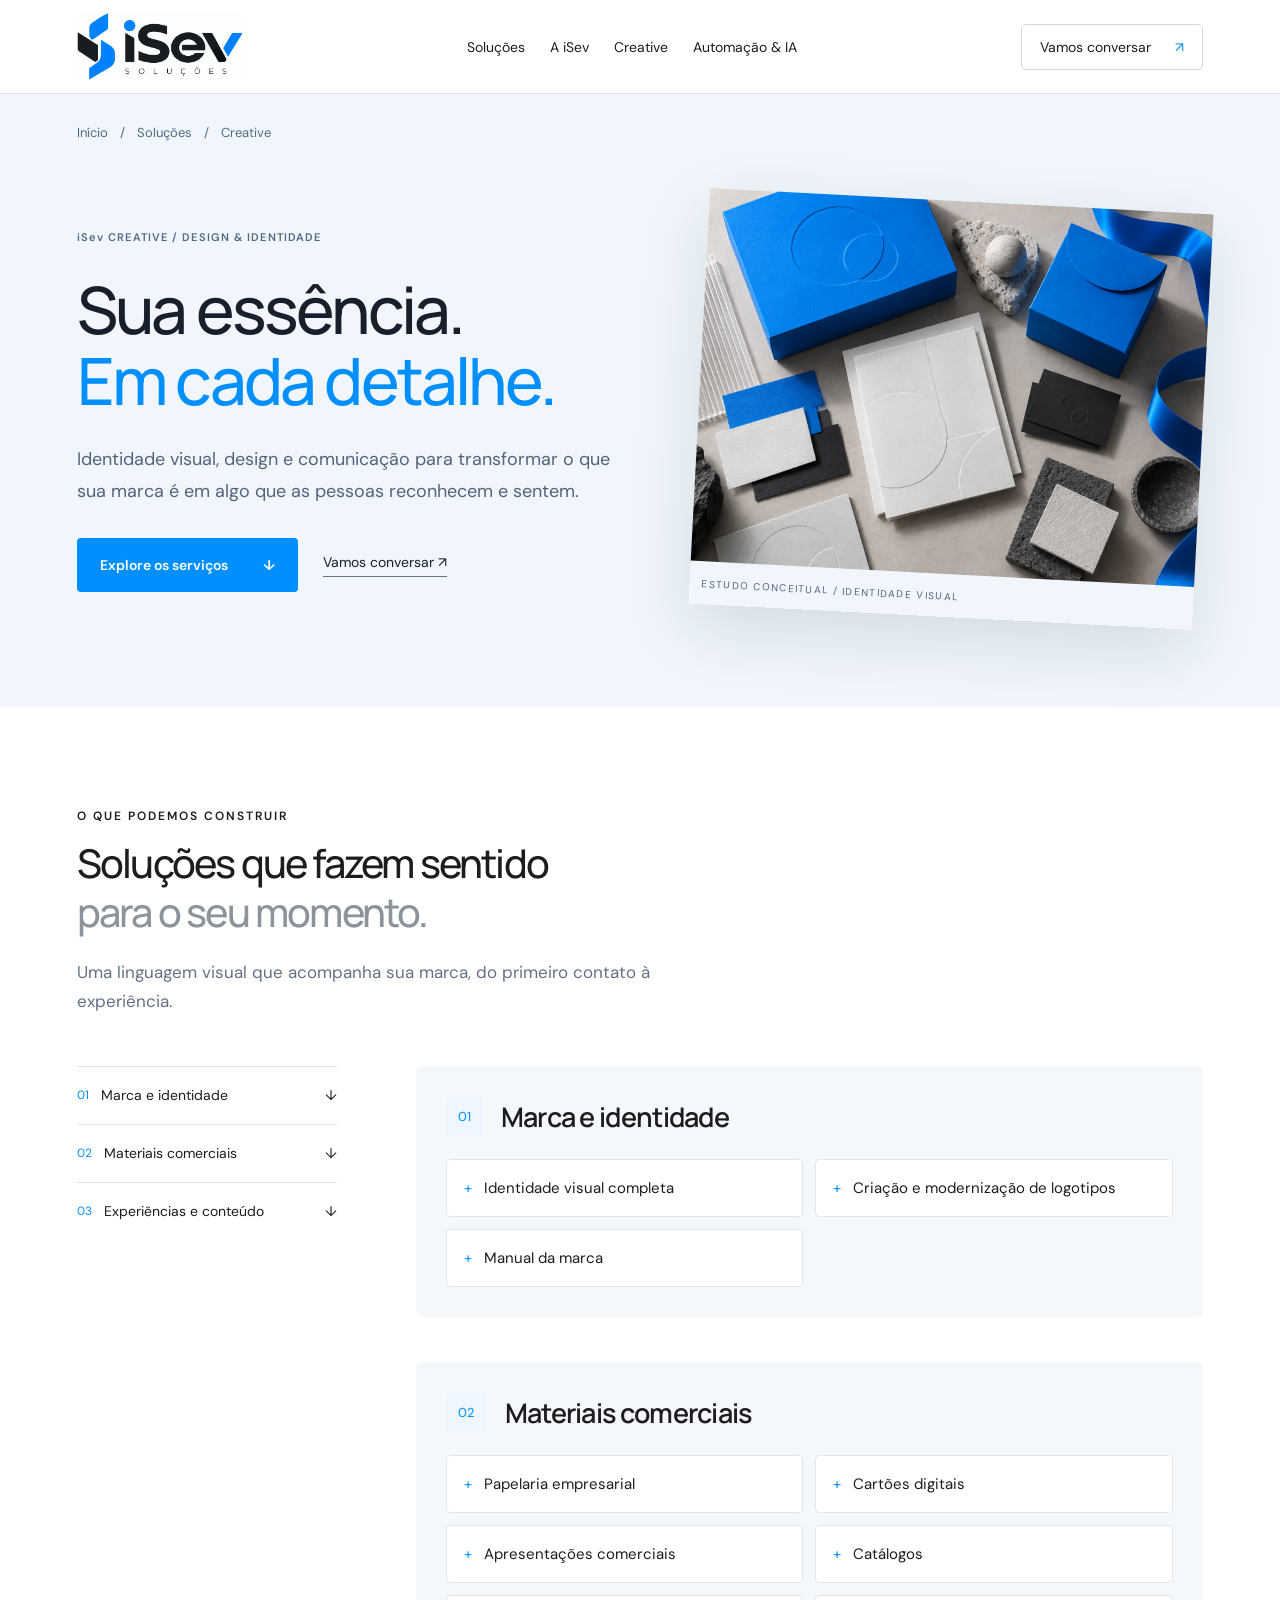
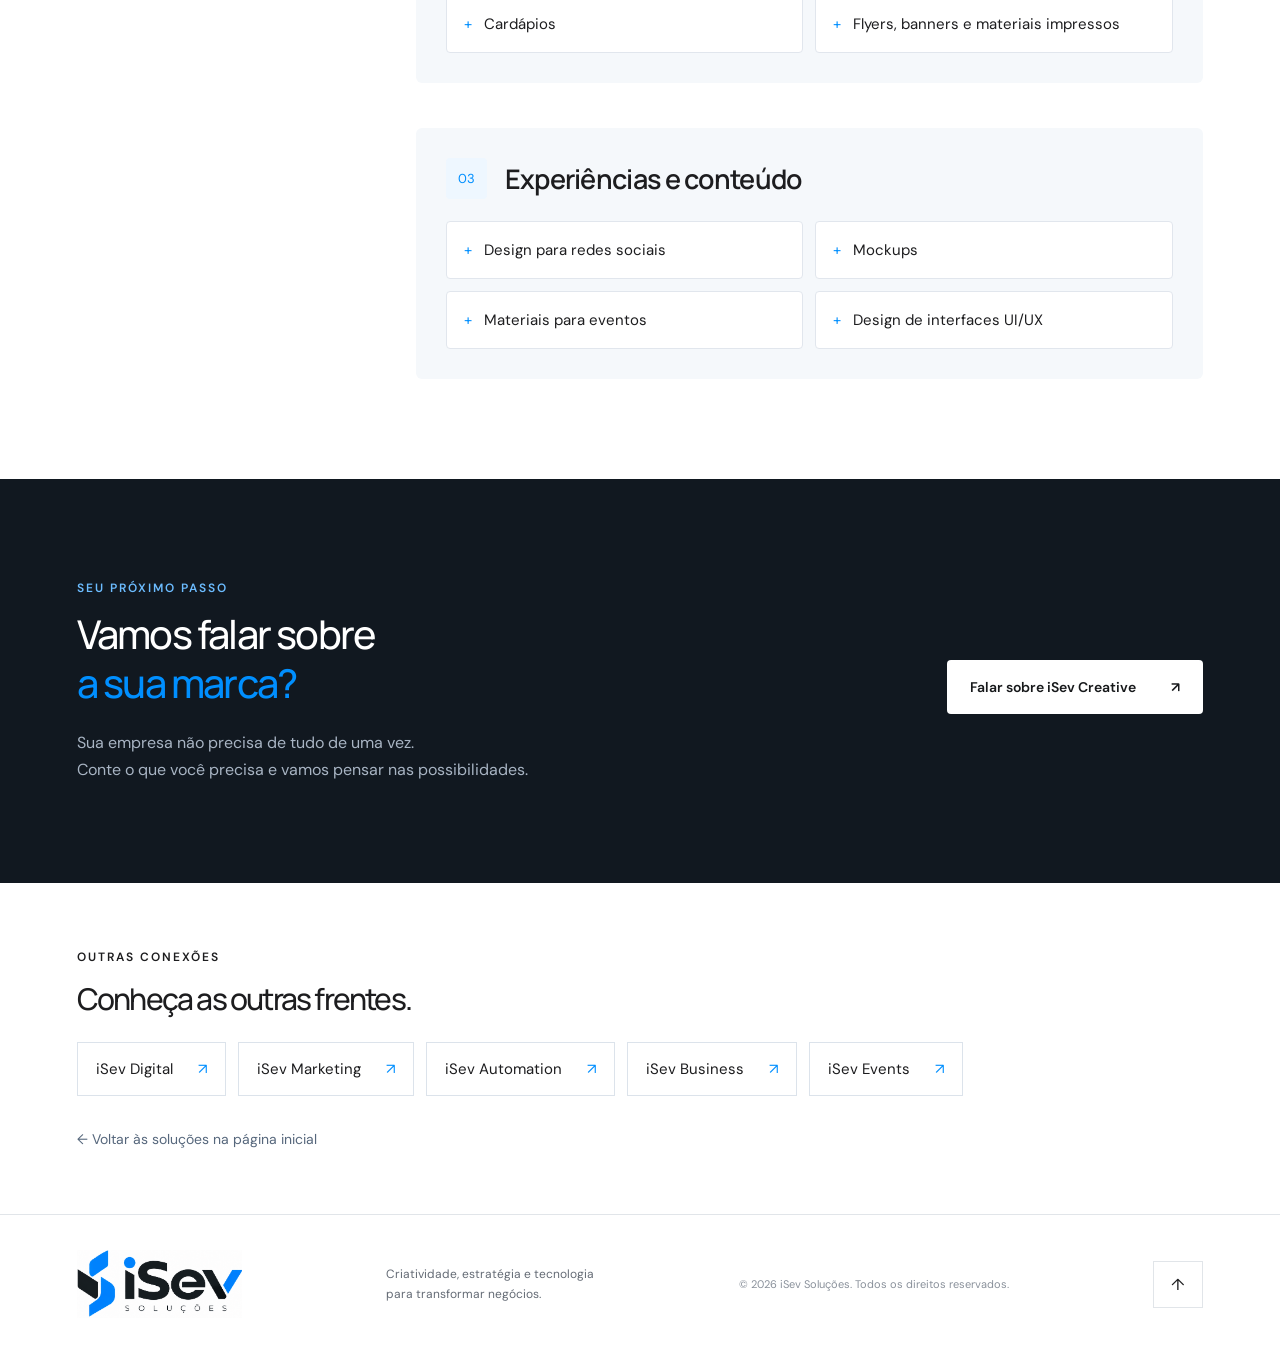
<file: solucoes/creative/index.html>
<!doctype html>
<html lang="pt-BR"><head><meta charset="UTF-8"><meta name="viewport" content="width=device-width, initial-scale=1"><title>iSev Creative | iSev Soluções</title><meta name="description" content="Marcas com personalidade. Experiências que comunicam a sua essência."><link rel="icon" href="data:image/svg+xml,%3Csvg xmlns='http://www.w3.org/2000/svg' viewBox='0 0 32 32'%3E%3Crect width='32' height='32' rx='7' fill='%23008fff'/%3E%3Cpath d='M10 10h5v16h-5zm0-6h5v4h-5zM18 10h5l-4 16h-5z' fill='white'/%3E%3C/svg%3E"><link rel="stylesheet" href="../../style.css"><link rel="stylesheet" href="../../refinements.css"><link rel="stylesheet" href="../../creative.css"><link rel="stylesheet" href="../../motion.css"><link rel="stylesheet" href="../../categories.css"></head>
<body class="category-page category-creative"><header><a class="logo" href="../../index.html#inicio" aria-label="iSev início"><img src="../../isev-light.png" alt="iSev Soluções"></a><nav aria-label="Principal"><a href="../../index.html#solucoes">Soluções</a><a href="../../index.html#isev">A iSev</a><a href="../../index.html#criatividade">Creative</a><a href="../../index.html#automacao">Automação & IA</a></nav><a class="nav-cta" href="../../index.html#contato">Vamos conversar <span>↗</span></a></header><main><section class="category-hero section"><div class="category-breadcrumb"><a href="../../index.html">Início</a><span>/</span><a href="../../index.html#solucoes">Soluções</a><span>/</span><span aria-current="page">Creative</span></div><div class="category-hero-grid"><div class="category-copy"><p class="eyebrow">iSev CREATIVE / DESIGN & IDENTIDADE</p><h1>Sua essência.<br><em>Em cada detalhe.</em></h1><p class="category-lead">Identidade visual, design e comunicação para transformar o que sua marca é em algo que as pessoas reconhecem e sentem.</p><div class="category-actions"><a class="button primary" href="#servicos">Explore os serviços <span>↓</span></a><a class="category-talk" href="mailto:contato@isev.com.br?subject=Quero%20conhecer%20a%20iSev%20Creative&body=Ol%C3%A1!%20Gostaria%20de%20conversar%20sobre%20as%20solu%C3%A7%C3%B5es%20iSev%20Creative%20para%20minha%20empresa.">Vamos conversar ↗</a></div></div><div class="category-art"><figure class="category-visual"><img src="../../creative-identity.png" alt="Estudo conceitual de identidade com embalagens e papelaria" width="1536" height="1024"><figcaption>ESTUDO CONCEITUAL / IDENTIDADE VISUAL</figcaption></figure></div></div></section><section class="category-content section" id="servicos"><div class="category-intro reveal"><p class="eyebrow">O QUE PODEMOS CONSTRUIR</p><h2>Soluções que fazem sentido<br><span>para o seu momento.</span></h2><p>Uma linguagem visual que acompanha sua marca, do primeiro contato à experiência.</p></div><div class="category-services"><nav class="group-nav" aria-label="Serviços de Creative"><a href="#grupo-1"><span>01</span>Marca e identidade<b aria-hidden="true">↓</b></a><a href="#grupo-2"><span>02</span>Materiais comerciais<b aria-hidden="true">↓</b></a><a href="#grupo-3"><span>03</span>Experiências e conteúdo<b aria-hidden="true">↓</b></a></nav><div class="category-groups"><section class="category-group reveal" id="grupo-1" aria-labelledby="group-title-1"><div class="group-heading"><span>01</span><h3 id="group-title-1">Marca e identidade</h3></div><ul><li><span aria-hidden="true">+</span>Identidade visual completa</li><li><span aria-hidden="true">+</span>Criação e modernização de logotipos</li><li><span aria-hidden="true">+</span>Manual da marca</li></ul></section><section class="category-group reveal" id="grupo-2" aria-labelledby="group-title-2"><div class="group-heading"><span>02</span><h3 id="group-title-2">Materiais comerciais</h3></div><ul><li><span aria-hidden="true">+</span>Papelaria empresarial</li><li><span aria-hidden="true">+</span>Cartões digitais</li><li><span aria-hidden="true">+</span>Apresentações comerciais</li><li><span aria-hidden="true">+</span>Catálogos</li><li><span aria-hidden="true">+</span>Cardápios</li><li><span aria-hidden="true">+</span>Flyers, banners e materiais impressos</li></ul></section><section class="category-group reveal" id="grupo-3" aria-labelledby="group-title-3"><div class="group-heading"><span>03</span><h3 id="group-title-3">Experiências e conteúdo</h3></div><ul><li><span aria-hidden="true">+</span>Design para redes sociais</li><li><span aria-hidden="true">+</span>Mockups</li><li><span aria-hidden="true">+</span>Materiais para eventos</li><li><span aria-hidden="true">+</span>Design de interfaces UI/UX</li></ul></section></div></div></section><section class="category-contact section"><div><p class="eyebrow">SEU PRÓXIMO PASSO</p><h2>Vamos falar sobre<br><em>a sua marca?</em></h2><p>Sua empresa não precisa de tudo de uma vez.<br>Conte o que você precisa e vamos pensar nas possibilidades.</p></div><a class="button light" href="mailto:contato@isev.com.br?subject=Quero%20conhecer%20a%20iSev%20Creative&body=Ol%C3%A1!%20Gostaria%20de%20conversar%20sobre%20as%20solu%C3%A7%C3%B5es%20iSev%20Creative%20para%20minha%20empresa.">Falar sobre iSev Creative <span>↗</span></a></section><section class="related-solutions section"><p class="eyebrow">OUTRAS CONEXÕES</p><h2>Conheça as outras frentes.</h2><div><a href="../digital/index.html">iSev Digital<span aria-hidden="true">↗</span></a><a href="../marketing/index.html">iSev Marketing<span aria-hidden="true">↗</span></a><a href="../automation/index.html">iSev Automation<span aria-hidden="true">↗</span></a><a href="../business/index.html">iSev Business<span aria-hidden="true">↗</span></a><a href="../events/index.html">iSev Events<span aria-hidden="true">↗</span></a></div><a class="back-solutions" href="../../index.html#solucoes">← Voltar às soluções na página inicial</a></section></main><footer><a class="logo" href="../../index.html#inicio" aria-label="Voltar ao início"><img src="../../isev-light.png" alt="iSev Soluções"></a><p>Criatividade, estratégia e tecnologia<br>para transformar negócios.</p><span>© <span id="year"></span> iSev Soluções. Todos os direitos reservados.</span><a href="../../index.html#inicio" aria-label="Voltar ao topo">↑</a></footer><script src="../../app.js"></script></body></html>
</file>
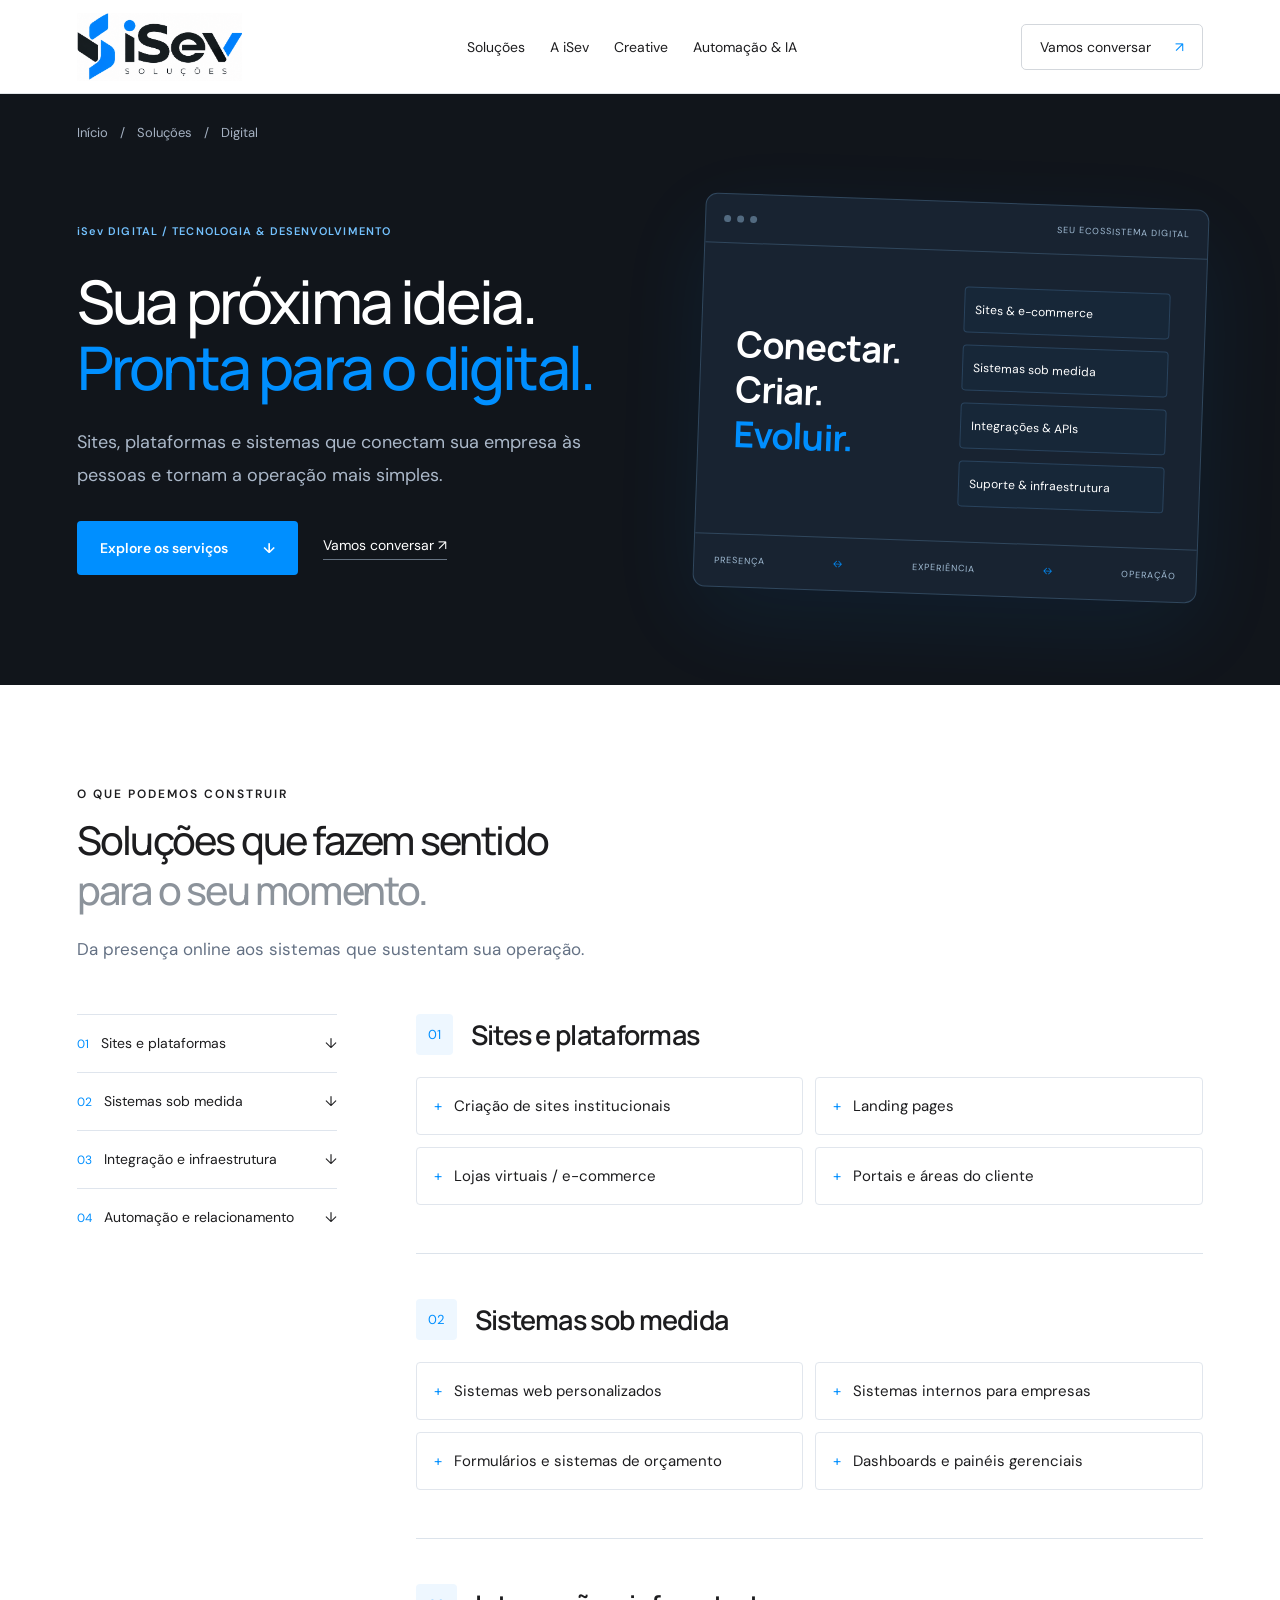
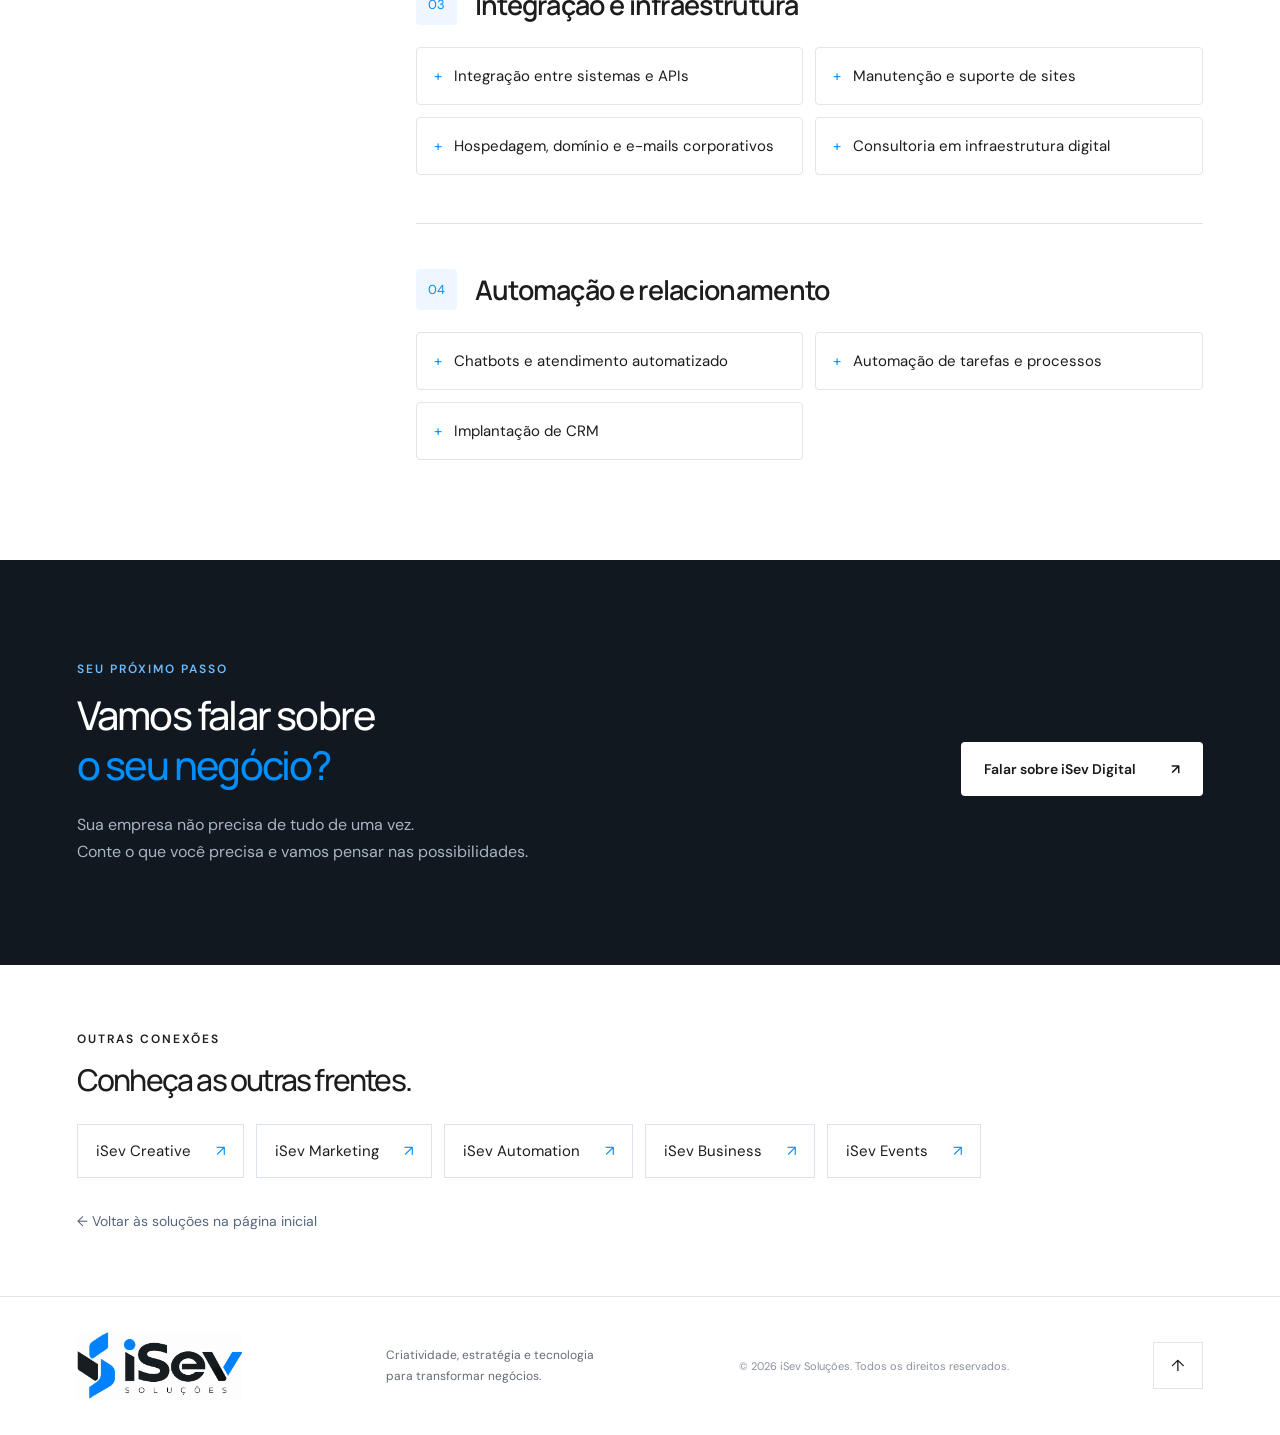
<file: solucoes/digital/index.html>
<!doctype html>
<html lang="pt-BR"><head><meta charset="UTF-8"><meta name="viewport" content="width=device-width, initial-scale=1"><title>iSev Digital | iSev Soluções</title><meta name="description" content="Presença digital e tecnologia para conectar sua empresa a novas oportunidades."><link rel="icon" href="data:image/svg+xml,%3Csvg xmlns='http://www.w3.org/2000/svg' viewBox='0 0 32 32'%3E%3Crect width='32' height='32' rx='7' fill='%23008fff'/%3E%3Cpath d='M10 10h5v16h-5zm0-6h5v4h-5zM18 10h5l-4 16h-5z' fill='white'/%3E%3C/svg%3E"><link rel="stylesheet" href="../../style.css"><link rel="stylesheet" href="../../refinements.css"><link rel="stylesheet" href="../../creative.css"><link rel="stylesheet" href="../../motion.css"><link rel="stylesheet" href="../../categories.css"></head>
<body class="category-page category-digital"><header><a class="logo" href="../../index.html#inicio" aria-label="iSev início"><img src="../../isev-light.png" alt="iSev Soluções"></a><nav aria-label="Principal"><a href="../../index.html#solucoes">Soluções</a><a href="../../index.html#isev">A iSev</a><a href="../../index.html#criatividade">Creative</a><a href="../../index.html#automacao">Automação & IA</a></nav><a class="nav-cta" href="../../index.html#contato">Vamos conversar <span>↗</span></a></header><main><section class="category-hero section"><div class="category-breadcrumb"><a href="../../index.html">Início</a><span>/</span><a href="../../index.html#solucoes">Soluções</a><span>/</span><span aria-current="page">Digital</span></div><div class="category-hero-grid"><div class="category-copy"><p class="eyebrow">iSev DIGITAL / TECNOLOGIA & DESENVOLVIMENTO</p><h1>Sua próxima ideia.<br><em>Pronta para o digital.</em></h1><p class="category-lead">Sites, plataformas e sistemas que conectam sua empresa às pessoas e tornam a operação mais simples.</p><div class="category-actions"><a class="button primary" href="#servicos">Explore os serviços <span>↓</span></a><a class="category-talk" href="mailto:contato@isev.com.br?subject=Quero%20conhecer%20a%20iSev%20Digital&body=Ol%C3%A1!%20Gostaria%20de%20conversar%20sobre%20as%20solu%C3%A7%C3%B5es%20iSev%20Digital%20para%20minha%20empresa.">Vamos conversar ↗</a></div></div><div class="category-art"><div class="digital-map"><div class="map-bar"><span></span><span></span><span></span><p>SEU ECOSSISTEMA DIGITAL</p></div><div class="map-main"><strong>Conectar.<br>Criar.<br><em>Evoluir.</em></strong><div class="map-modules"><span>Sites & e-commerce</span><span>Sistemas sob medida</span><span>Integrações & APIs</span><span>Suporte & infraestrutura</span></div></div><div class="map-bottom">PRESENÇA <span>↔</span> EXPERIÊNCIA <span>↔</span> OPERAÇÃO</div></div></div></div></section><section class="category-content section" id="servicos"><div class="category-intro reveal"><p class="eyebrow">O QUE PODEMOS CONSTRUIR</p><h2>Soluções que fazem sentido<br><span>para o seu momento.</span></h2><p>Da presença online aos sistemas que sustentam sua operação.</p></div><div class="category-services"><nav class="group-nav" aria-label="Serviços de Digital"><a href="#grupo-1"><span>01</span>Sites e plataformas<b aria-hidden="true">↓</b></a><a href="#grupo-2"><span>02</span>Sistemas sob medida<b aria-hidden="true">↓</b></a><a href="#grupo-3"><span>03</span>Integração e infraestrutura<b aria-hidden="true">↓</b></a><a href="#grupo-4"><span>04</span>Automação e relacionamento<b aria-hidden="true">↓</b></a></nav><div class="category-groups"><section class="category-group reveal" id="grupo-1" aria-labelledby="group-title-1"><div class="group-heading"><span>01</span><h3 id="group-title-1">Sites e plataformas</h3></div><ul><li><span aria-hidden="true">+</span>Criação de sites institucionais</li><li><span aria-hidden="true">+</span>Landing pages</li><li><span aria-hidden="true">+</span>Lojas virtuais / e-commerce</li><li><span aria-hidden="true">+</span>Portais e áreas do cliente</li></ul></section><section class="category-group reveal" id="grupo-2" aria-labelledby="group-title-2"><div class="group-heading"><span>02</span><h3 id="group-title-2">Sistemas sob medida</h3></div><ul><li><span aria-hidden="true">+</span>Sistemas web personalizados</li><li><span aria-hidden="true">+</span>Sistemas internos para empresas</li><li><span aria-hidden="true">+</span>Formulários e sistemas de orçamento</li><li><span aria-hidden="true">+</span>Dashboards e painéis gerenciais</li></ul></section><section class="category-group reveal" id="grupo-3" aria-labelledby="group-title-3"><div class="group-heading"><span>03</span><h3 id="group-title-3">Integração e infraestrutura</h3></div><ul><li><span aria-hidden="true">+</span>Integração entre sistemas e APIs</li><li><span aria-hidden="true">+</span>Manutenção e suporte de sites</li><li><span aria-hidden="true">+</span>Hospedagem, domínio e e-mails corporativos</li><li><span aria-hidden="true">+</span>Consultoria em infraestrutura digital</li></ul></section><section class="category-group reveal" id="grupo-4" aria-labelledby="group-title-4"><div class="group-heading"><span>04</span><h3 id="group-title-4">Automação e relacionamento</h3></div><ul><li><span aria-hidden="true">+</span>Chatbots e atendimento automatizado</li><li><span aria-hidden="true">+</span>Automação de tarefas e processos</li><li><span aria-hidden="true">+</span>Implantação de CRM</li></ul></section></div></div></section><section class="category-contact section"><div><p class="eyebrow">SEU PRÓXIMO PASSO</p><h2>Vamos falar sobre<br><em>o seu negócio?</em></h2><p>Sua empresa não precisa de tudo de uma vez.<br>Conte o que você precisa e vamos pensar nas possibilidades.</p></div><a class="button light" href="mailto:contato@isev.com.br?subject=Quero%20conhecer%20a%20iSev%20Digital&body=Ol%C3%A1!%20Gostaria%20de%20conversar%20sobre%20as%20solu%C3%A7%C3%B5es%20iSev%20Digital%20para%20minha%20empresa.">Falar sobre iSev Digital <span>↗</span></a></section><section class="related-solutions section"><p class="eyebrow">OUTRAS CONEXÕES</p><h2>Conheça as outras frentes.</h2><div><a href="../creative/index.html">iSev Creative<span aria-hidden="true">↗</span></a><a href="../marketing/index.html">iSev Marketing<span aria-hidden="true">↗</span></a><a href="../automation/index.html">iSev Automation<span aria-hidden="true">↗</span></a><a href="../business/index.html">iSev Business<span aria-hidden="true">↗</span></a><a href="../events/index.html">iSev Events<span aria-hidden="true">↗</span></a></div><a class="back-solutions" href="../../index.html#solucoes">← Voltar às soluções na página inicial</a></section></main><footer><a class="logo" href="../../index.html#inicio" aria-label="Voltar ao início"><img src="../../isev-light.png" alt="iSev Soluções"></a><p>Criatividade, estratégia e tecnologia<br>para transformar negócios.</p><span>© <span id="year"></span> iSev Soluções. Todos os direitos reservados.</span><a href="../../index.html#inicio" aria-label="Voltar ao topo">↑</a></footer><script src="../../app.js"></script></body></html>
</file>
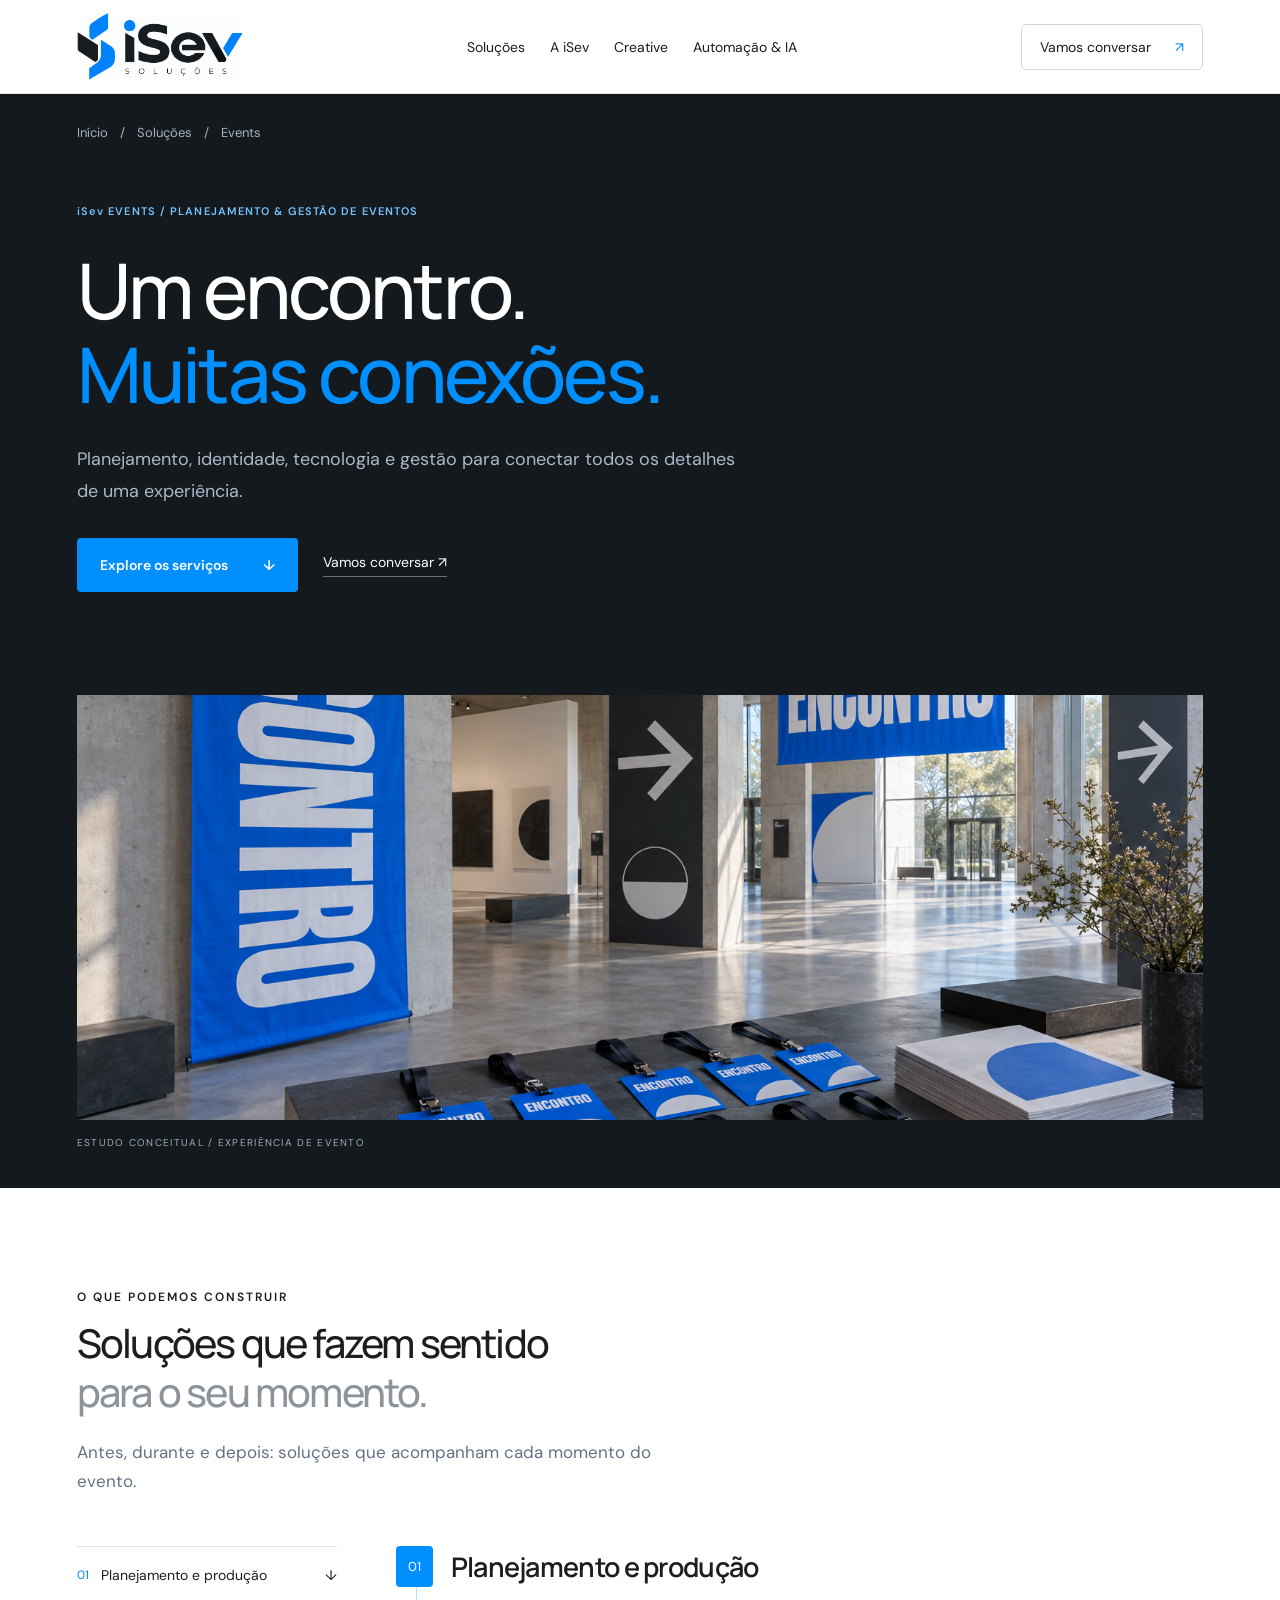
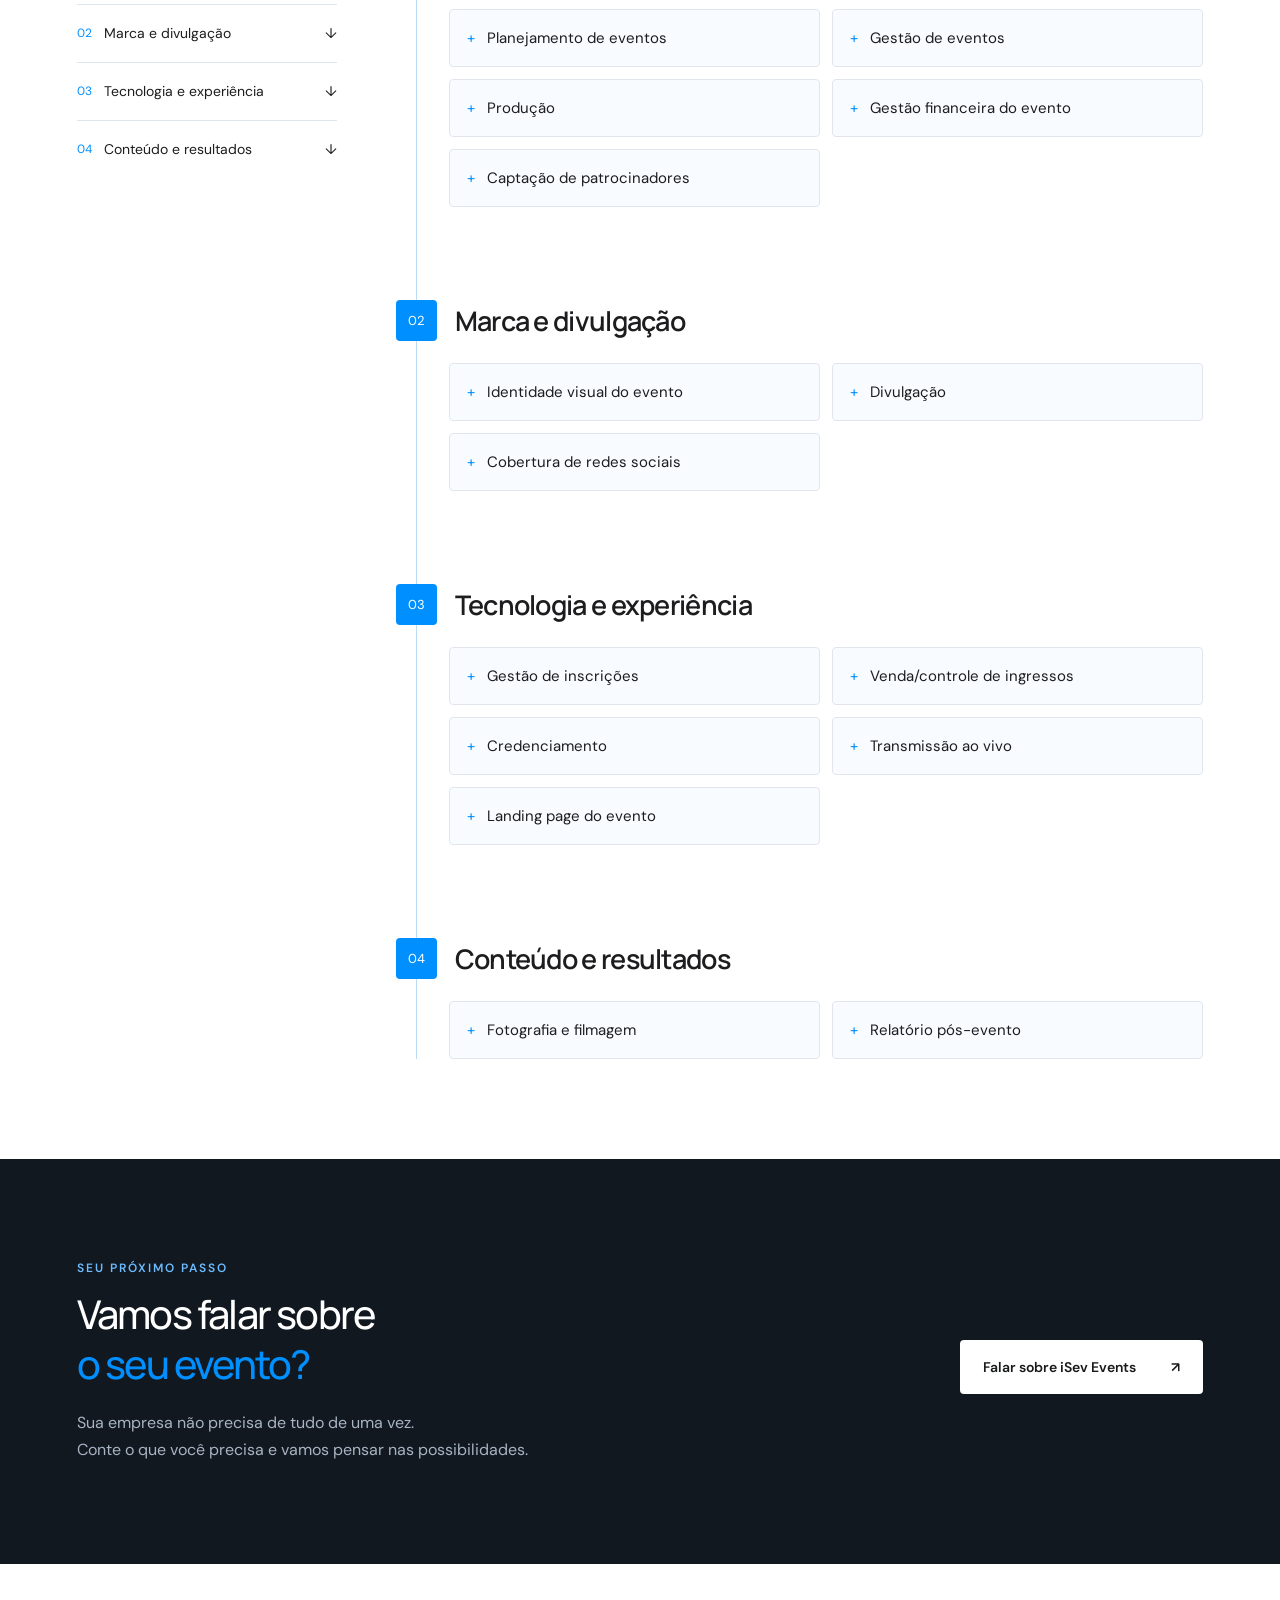
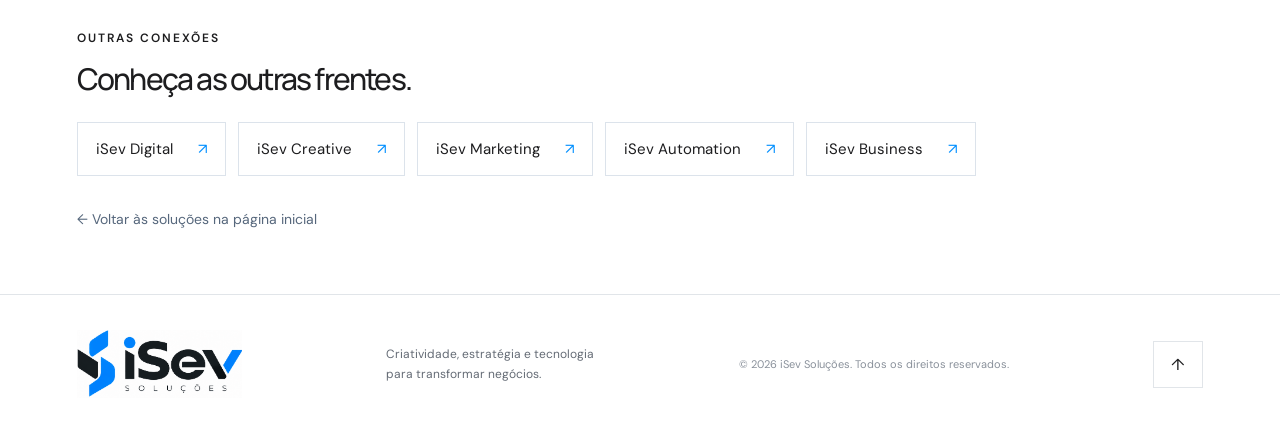
<file: solucoes/events/index.html>
<!doctype html>
<html lang="pt-BR"><head><meta charset="UTF-8"><meta name="viewport" content="width=device-width, initial-scale=1"><title>iSev Events | iSev Soluções</title><meta name="description" content="Da ideia ao encontro. Tecnologia e gestão para experiências memoráveis."><link rel="icon" href="data:image/svg+xml,%3Csvg xmlns='http://www.w3.org/2000/svg' viewBox='0 0 32 32'%3E%3Crect width='32' height='32' rx='7' fill='%23008fff'/%3E%3Cpath d='M10 10h5v16h-5zm0-6h5v4h-5zM18 10h5l-4 16h-5z' fill='white'/%3E%3C/svg%3E"><link rel="stylesheet" href="../../style.css"><link rel="stylesheet" href="../../refinements.css"><link rel="stylesheet" href="../../creative.css"><link rel="stylesheet" href="../../motion.css"><link rel="stylesheet" href="../../categories.css"></head>
<body class="category-page category-events"><header><a class="logo" href="../../index.html#inicio" aria-label="iSev início"><img src="../../isev-light.png" alt="iSev Soluções"></a><nav aria-label="Principal"><a href="../../index.html#solucoes">Soluções</a><a href="../../index.html#isev">A iSev</a><a href="../../index.html#criatividade">Creative</a><a href="../../index.html#automacao">Automação & IA</a></nav><a class="nav-cta" href="../../index.html#contato">Vamos conversar <span>↗</span></a></header><main><section class="category-hero section"><div class="category-breadcrumb"><a href="../../index.html">Início</a><span>/</span><a href="../../index.html#solucoes">Soluções</a><span>/</span><span aria-current="page">Events</span></div><div class="category-hero-grid"><div class="category-copy"><p class="eyebrow">iSev EVENTS / PLANEJAMENTO & GESTÃO DE EVENTOS</p><h1>Um encontro.<br><em>Muitas conexões.</em></h1><p class="category-lead">Planejamento, identidade, tecnologia e gestão para conectar todos os detalhes de uma experiência.</p><div class="category-actions"><a class="button primary" href="#servicos">Explore os serviços <span>↓</span></a><a class="category-talk" href="mailto:contato@isev.com.br?subject=Quero%20conhecer%20a%20iSev%20Events&body=Ol%C3%A1!%20Gostaria%20de%20conversar%20sobre%20as%20solu%C3%A7%C3%B5es%20iSev%20Events%20para%20minha%20empresa.">Vamos conversar ↗</a></div></div><div class="category-art"><figure class="category-visual"><img src="../../event-concept.png" alt="Estudo conceitual de evento com sinalização e credenciais" width="1536" height="1024"><figcaption>ESTUDO CONCEITUAL / EXPERIÊNCIA DE EVENTO</figcaption></figure></div></div></section><section class="category-content section" id="servicos"><div class="category-intro reveal"><p class="eyebrow">O QUE PODEMOS CONSTRUIR</p><h2>Soluções que fazem sentido<br><span>para o seu momento.</span></h2><p>Antes, durante e depois: soluções que acompanham cada momento do evento.</p></div><div class="category-services"><nav class="group-nav" aria-label="Serviços de Events"><a href="#grupo-1"><span>01</span>Planejamento e produção<b aria-hidden="true">↓</b></a><a href="#grupo-2"><span>02</span>Marca e divulgação<b aria-hidden="true">↓</b></a><a href="#grupo-3"><span>03</span>Tecnologia e experiência<b aria-hidden="true">↓</b></a><a href="#grupo-4"><span>04</span>Conteúdo e resultados<b aria-hidden="true">↓</b></a></nav><div class="category-groups"><section class="category-group reveal" id="grupo-1" aria-labelledby="group-title-1"><div class="group-heading"><span>01</span><h3 id="group-title-1">Planejamento e produção</h3></div><ul><li><span aria-hidden="true">+</span>Planejamento de eventos</li><li><span aria-hidden="true">+</span>Gestão de eventos</li><li><span aria-hidden="true">+</span>Produção</li><li><span aria-hidden="true">+</span>Gestão financeira do evento</li><li><span aria-hidden="true">+</span>Captação de patrocinadores</li></ul></section><section class="category-group reveal" id="grupo-2" aria-labelledby="group-title-2"><div class="group-heading"><span>02</span><h3 id="group-title-2">Marca e divulgação</h3></div><ul><li><span aria-hidden="true">+</span>Identidade visual do evento</li><li><span aria-hidden="true">+</span>Divulgação</li><li><span aria-hidden="true">+</span>Cobertura de redes sociais</li></ul></section><section class="category-group reveal" id="grupo-3" aria-labelledby="group-title-3"><div class="group-heading"><span>03</span><h3 id="group-title-3">Tecnologia e experiência</h3></div><ul><li><span aria-hidden="true">+</span>Gestão de inscrições</li><li><span aria-hidden="true">+</span>Venda/controle de ingressos</li><li><span aria-hidden="true">+</span>Credenciamento</li><li><span aria-hidden="true">+</span>Transmissão ao vivo</li><li><span aria-hidden="true">+</span>Landing page do evento</li></ul></section><section class="category-group reveal" id="grupo-4" aria-labelledby="group-title-4"><div class="group-heading"><span>04</span><h3 id="group-title-4">Conteúdo e resultados</h3></div><ul><li><span aria-hidden="true">+</span>Fotografia e filmagem</li><li><span aria-hidden="true">+</span>Relatório pós-evento</li></ul></section></div></div></section><section class="category-contact section"><div><p class="eyebrow">SEU PRÓXIMO PASSO</p><h2>Vamos falar sobre<br><em>o seu evento?</em></h2><p>Sua empresa não precisa de tudo de uma vez.<br>Conte o que você precisa e vamos pensar nas possibilidades.</p></div><a class="button light" href="mailto:contato@isev.com.br?subject=Quero%20conhecer%20a%20iSev%20Events&body=Ol%C3%A1!%20Gostaria%20de%20conversar%20sobre%20as%20solu%C3%A7%C3%B5es%20iSev%20Events%20para%20minha%20empresa.">Falar sobre iSev Events <span>↗</span></a></section><section class="related-solutions section"><p class="eyebrow">OUTRAS CONEXÕES</p><h2>Conheça as outras frentes.</h2><div><a href="../digital/index.html">iSev Digital<span aria-hidden="true">↗</span></a><a href="../creative/index.html">iSev Creative<span aria-hidden="true">↗</span></a><a href="../marketing/index.html">iSev Marketing<span aria-hidden="true">↗</span></a><a href="../automation/index.html">iSev Automation<span aria-hidden="true">↗</span></a><a href="../business/index.html">iSev Business<span aria-hidden="true">↗</span></a></div><a class="back-solutions" href="../../index.html#solucoes">← Voltar às soluções na página inicial</a></section></main><footer><a class="logo" href="../../index.html#inicio" aria-label="Voltar ao início"><img src="../../isev-light.png" alt="iSev Soluções"></a><p>Criatividade, estratégia e tecnologia<br>para transformar negócios.</p><span>© <span id="year"></span> iSev Soluções. Todos os direitos reservados.</span><a href="../../index.html#inicio" aria-label="Voltar ao topo">↑</a></footer><script src="../../app.js"></script></body></html>
</file>
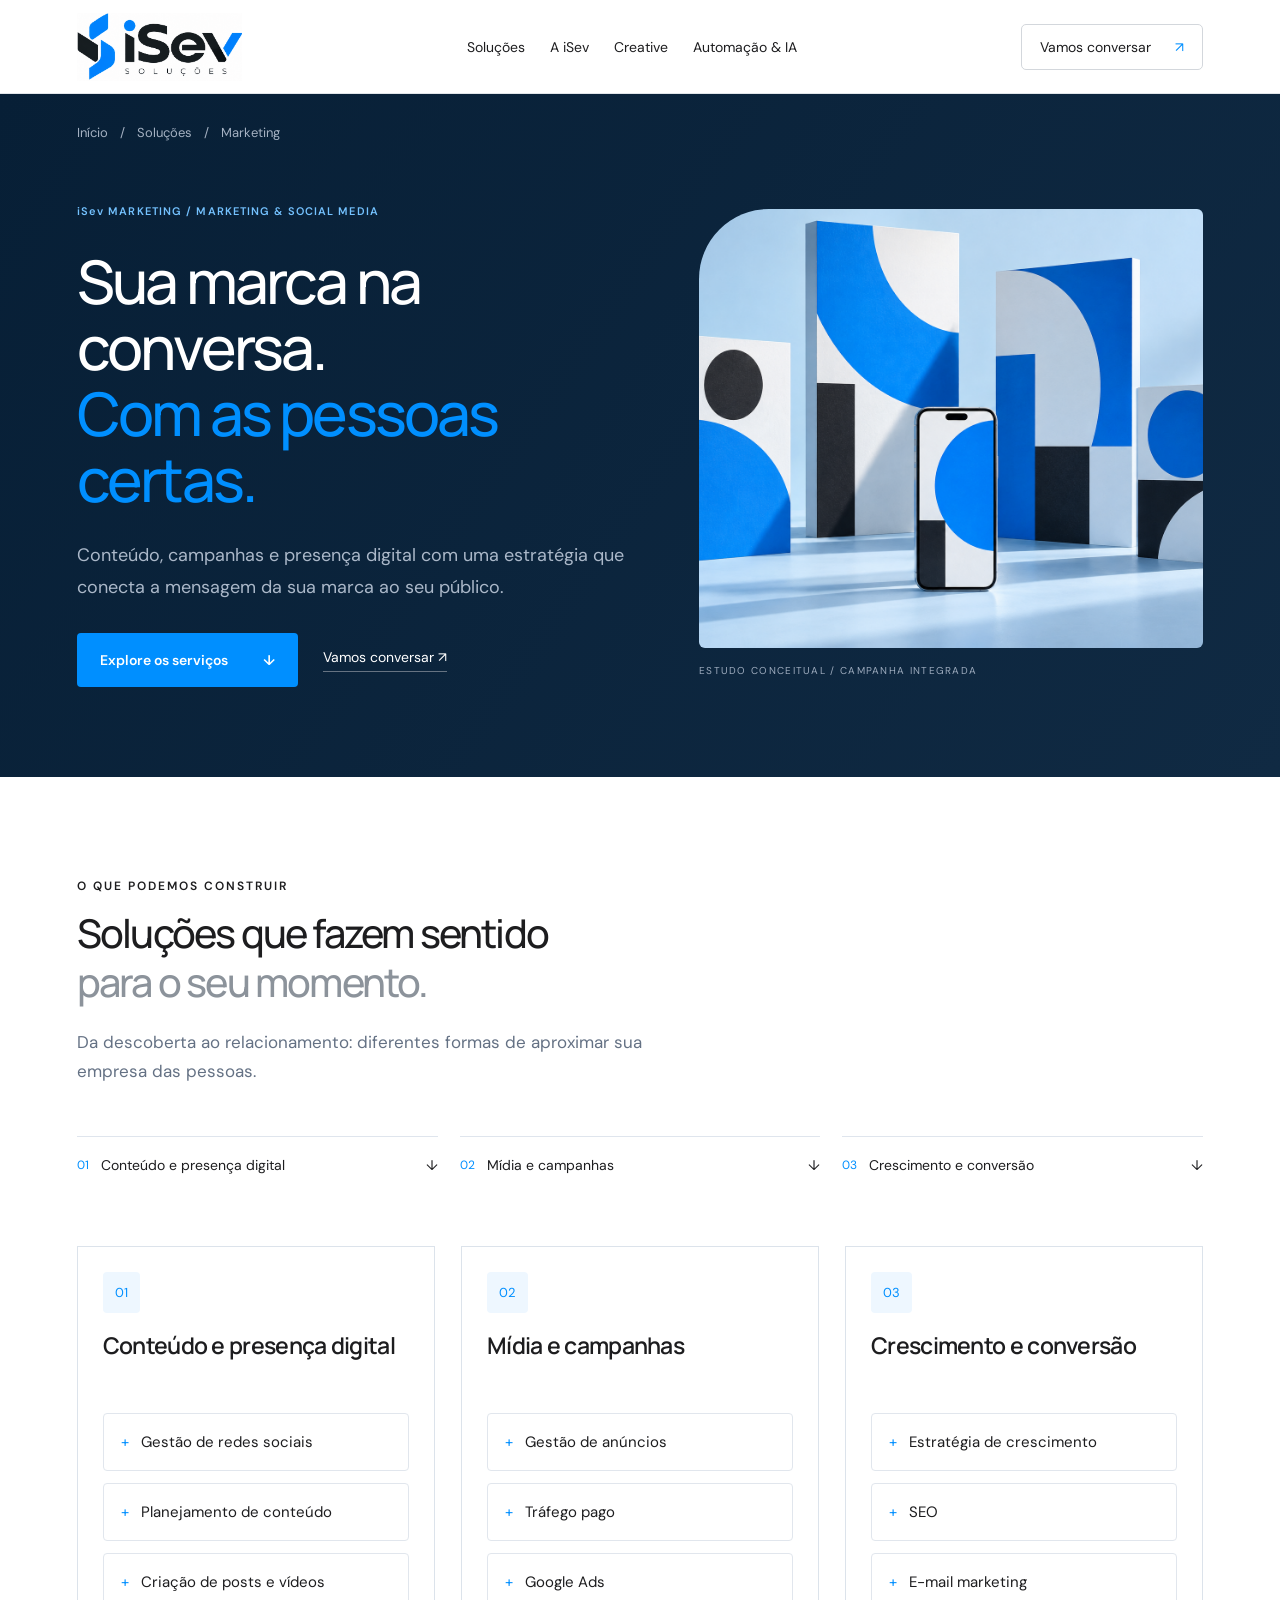
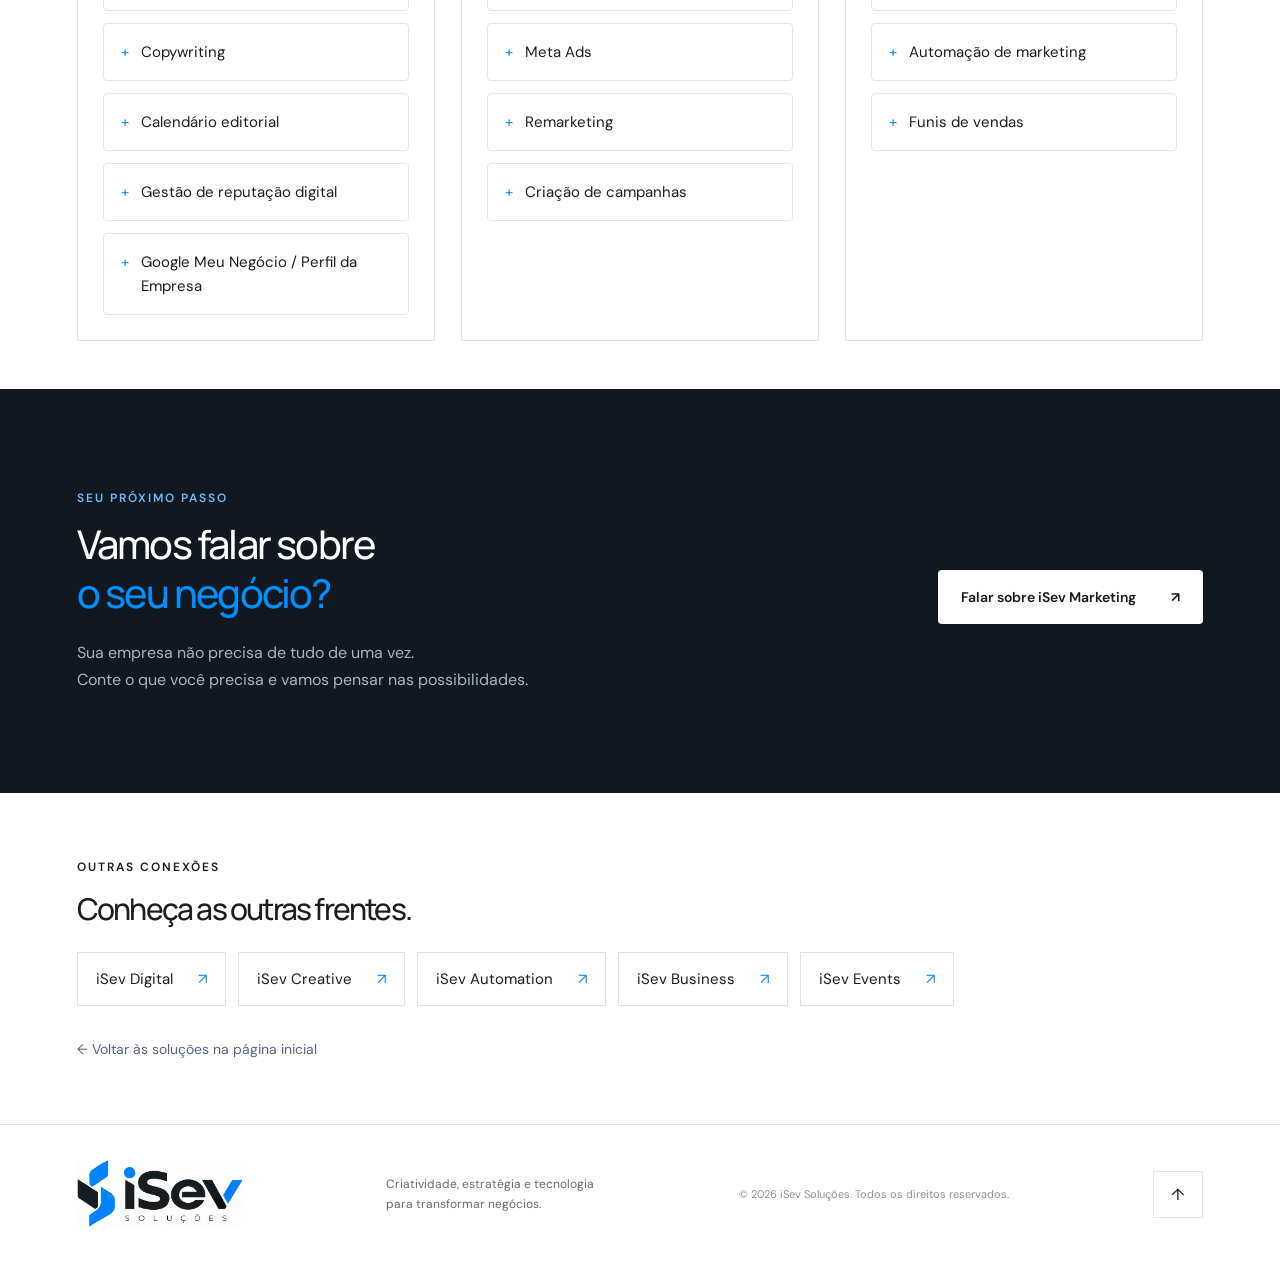
<file: solucoes/marketing/index.html>
<!doctype html>
<html lang="pt-BR"><head><meta charset="UTF-8"><meta name="viewport" content="width=device-width, initial-scale=1"><title>iSev Marketing | iSev Soluções</title><meta name="description" content="Estratégia, conteúdo e campanhas para aproximar sua marca das pessoas certas."><link rel="icon" href="data:image/svg+xml,%3Csvg xmlns='http://www.w3.org/2000/svg' viewBox='0 0 32 32'%3E%3Crect width='32' height='32' rx='7' fill='%23008fff'/%3E%3Cpath d='M10 10h5v16h-5zm0-6h5v4h-5zM18 10h5l-4 16h-5z' fill='white'/%3E%3C/svg%3E"><link rel="stylesheet" href="../../style.css"><link rel="stylesheet" href="../../refinements.css"><link rel="stylesheet" href="../../creative.css"><link rel="stylesheet" href="../../motion.css"><link rel="stylesheet" href="../../categories.css"></head>
<body class="category-page category-marketing"><header><a class="logo" href="../../index.html#inicio" aria-label="iSev início"><img src="../../isev-light.png" alt="iSev Soluções"></a><nav aria-label="Principal"><a href="../../index.html#solucoes">Soluções</a><a href="../../index.html#isev">A iSev</a><a href="../../index.html#criatividade">Creative</a><a href="../../index.html#automacao">Automação & IA</a></nav><a class="nav-cta" href="../../index.html#contato">Vamos conversar <span>↗</span></a></header><main><section class="category-hero section"><div class="category-breadcrumb"><a href="../../index.html">Início</a><span>/</span><a href="../../index.html#solucoes">Soluções</a><span>/</span><span aria-current="page">Marketing</span></div><div class="category-hero-grid"><div class="category-copy"><p class="eyebrow">iSev MARKETING / MARKETING & SOCIAL MEDIA</p><h1>Sua marca na conversa.<br><em>Com as pessoas certas.</em></h1><p class="category-lead">Conteúdo, campanhas e presença digital com uma estratégia que conecta a mensagem da sua marca ao seu público.</p><div class="category-actions"><a class="button primary" href="#servicos">Explore os serviços <span>↓</span></a><a class="category-talk" href="mailto:contato@isev.com.br?subject=Quero%20conhecer%20a%20iSev%20Marketing&body=Ol%C3%A1!%20Gostaria%20de%20conversar%20sobre%20as%20solu%C3%A7%C3%B5es%20iSev%20Marketing%20para%20minha%20empresa.">Vamos conversar ↗</a></div></div><div class="category-art"><figure class="category-visual"><img src="../../campaign-concept.png" alt="Estudo conceitual de campanha em painéis e celular" width="1536" height="1024"><figcaption>ESTUDO CONCEITUAL / CAMPANHA INTEGRADA</figcaption></figure></div></div></section><section class="category-content section" id="servicos"><div class="category-intro reveal"><p class="eyebrow">O QUE PODEMOS CONSTRUIR</p><h2>Soluções que fazem sentido<br><span>para o seu momento.</span></h2><p>Da descoberta ao relacionamento: diferentes formas de aproximar sua empresa das pessoas.</p></div><div class="category-services"><nav class="group-nav" aria-label="Serviços de Marketing"><a href="#grupo-1"><span>01</span>Conteúdo e presença digital<b aria-hidden="true">↓</b></a><a href="#grupo-2"><span>02</span>Mídia e campanhas<b aria-hidden="true">↓</b></a><a href="#grupo-3"><span>03</span>Crescimento e conversão<b aria-hidden="true">↓</b></a></nav><div class="category-groups"><section class="category-group reveal" id="grupo-1" aria-labelledby="group-title-1"><div class="group-heading"><span>01</span><h3 id="group-title-1">Conteúdo e presença digital</h3></div><ul><li><span aria-hidden="true">+</span>Gestão de redes sociais</li><li><span aria-hidden="true">+</span>Planejamento de conteúdo</li><li><span aria-hidden="true">+</span>Criação de posts e vídeos</li><li><span aria-hidden="true">+</span>Copywriting</li><li><span aria-hidden="true">+</span>Calendário editorial</li><li><span aria-hidden="true">+</span>Gestão de reputação digital</li><li><span aria-hidden="true">+</span>Google Meu Negócio / Perfil da Empresa</li></ul></section><section class="category-group reveal" id="grupo-2" aria-labelledby="group-title-2"><div class="group-heading"><span>02</span><h3 id="group-title-2">Mídia e campanhas</h3></div><ul><li><span aria-hidden="true">+</span>Gestão de anúncios</li><li><span aria-hidden="true">+</span>Tráfego pago</li><li><span aria-hidden="true">+</span>Google Ads</li><li><span aria-hidden="true">+</span>Meta Ads</li><li><span aria-hidden="true">+</span>Remarketing</li><li><span aria-hidden="true">+</span>Criação de campanhas</li></ul></section><section class="category-group reveal" id="grupo-3" aria-labelledby="group-title-3"><div class="group-heading"><span>03</span><h3 id="group-title-3">Crescimento e conversão</h3></div><ul><li><span aria-hidden="true">+</span>Estratégia de crescimento</li><li><span aria-hidden="true">+</span>SEO</li><li><span aria-hidden="true">+</span>E-mail marketing</li><li><span aria-hidden="true">+</span>Automação de marketing</li><li><span aria-hidden="true">+</span>Funis de vendas</li></ul></section></div></div></section><section class="category-contact section"><div><p class="eyebrow">SEU PRÓXIMO PASSO</p><h2>Vamos falar sobre<br><em>o seu negócio?</em></h2><p>Sua empresa não precisa de tudo de uma vez.<br>Conte o que você precisa e vamos pensar nas possibilidades.</p></div><a class="button light" href="mailto:contato@isev.com.br?subject=Quero%20conhecer%20a%20iSev%20Marketing&body=Ol%C3%A1!%20Gostaria%20de%20conversar%20sobre%20as%20solu%C3%A7%C3%B5es%20iSev%20Marketing%20para%20minha%20empresa.">Falar sobre iSev Marketing <span>↗</span></a></section><section class="related-solutions section"><p class="eyebrow">OUTRAS CONEXÕES</p><h2>Conheça as outras frentes.</h2><div><a href="../digital/index.html">iSev Digital<span aria-hidden="true">↗</span></a><a href="../creative/index.html">iSev Creative<span aria-hidden="true">↗</span></a><a href="../automation/index.html">iSev Automation<span aria-hidden="true">↗</span></a><a href="../business/index.html">iSev Business<span aria-hidden="true">↗</span></a><a href="../events/index.html">iSev Events<span aria-hidden="true">↗</span></a></div><a class="back-solutions" href="../../index.html#solucoes">← Voltar às soluções na página inicial</a></section></main><footer><a class="logo" href="../../index.html#inicio" aria-label="Voltar ao início"><img src="../../isev-light.png" alt="iSev Soluções"></a><p>Criatividade, estratégia e tecnologia<br>para transformar negócios.</p><span>© <span id="year"></span> iSev Soluções. Todos os direitos reservados.</span><a href="../../index.html#inicio" aria-label="Voltar ao topo">↑</a></footer><script src="../../app.js"></script></body></html>
</file>
<file: style.css>
@import url('https://fonts.googleapis.com/css2?family=DM+Sans:wght@400;500;600;700&family=Manrope:wght@400;500;600;700;800&display=swap');
:root{--blue:#008fff;--ink:#1d1d1f;--muted:#646b75;--line:#e1e5e9}*{box-sizing:border-box}html{scroll-behavior:smooth;scroll-padding-top:95px}body{margin:0;color:var(--ink);background:#fff;font-family:'DM Sans',sans-serif;font-size:16px}button,a{-webkit-tap-highlight-color:transparent}a{color:inherit;text-decoration:none}button{font:inherit;cursor:pointer}header{height:94px;display:flex;align-items:center;justify-content:space-between;padding:0 6%;background:#fff;position:relative;z-index:5;border-bottom:1px solid var(--line)}.logo{display:block;position:relative;overflow:hidden;width:151px;height:65px;flex-shrink:0}.logo img{position:absolute;width:250px;max-width:none;left:-51px;top:-27px}nav{display:flex;gap:36px;font-size:14px}nav a:hover{color:var(--blue)}.nav-cta{font-size:14px;border:1px solid #d3d7dc;border-radius:5px;padding:13px 18px}.nav-cta span{margin-left:20px;color:var(--blue)}.hero{min-height:730px;height:calc(100vh - 94px);max-height:920px;background:#101215;color:white;position:relative;overflow:hidden;padding:80px 6% 90px}.hero-grid{position:absolute;inset:0;background-image:linear-gradient(#ffffff05 1px,transparent 1px),linear-gradient(90deg,#ffffff05 1px,transparent 1px);background-size:90px 90px;mask-image:linear-gradient(90deg,transparent,#000)}.hero:after{content:'';position:absolute;width:650px;height:650px;right:-100px;top:0;background:radial-gradient(ellipse,#008fff21,transparent 67%);pointer-events:none}.hero-content{position:relative;z-index:2}.eyebrow{font-size:12px;font-weight:600;letter-spacing:2px;display:flex;align-items:center;gap:13px;line-height:1.6}.hero .eyebrow{color:#b7c3ce}.line{width:30px;height:2px;background:var(--blue)}h1,h2,h3,p{margin-top:0}h1,h2{font-family:'Manrope',sans-serif}h1{font-size:clamp(48px,5.3vw,82px);font-weight:500;letter-spacing:-4px;line-height:1.1;margin:30px 0 25px}em{font-style:normal;color:var(--blue)}.intro{color:#acb3bd;font-size:19px;line-height:1.6}.button{display:inline-flex;align-items:center;justify-content:space-between;gap:35px;border:none;padding:18px 23px;border-radius:4px;font-size:14px;font-weight:600;transition:transform .25s,background .25s}.button:hover{transform:translateY(-4px)}.primary{background:var(--blue);color:#fff;margin-top:10px}.hero-note{display:flex;gap:20px;font-size:10px;letter-spacing:1.5px;color:#767f8b;margin-top:34px}.visual{position:absolute;width:520px;height:520px;right:5%;top:75px;perspective:800px}.orbit{position:absolute;border:1px solid #008fff50;inset:25px;border-radius:50%;transform:rotateX(60deg) rotateZ(-35deg);animation:orbit 22s linear infinite;box-shadow:0 0 35px #008fff0a}.orbit-two{inset:58px;transform:rotateY(55deg) rotateZ(25deg);animation:orbit2 26s linear infinite;border-color:#008fff7a}.orbit-three{inset:100px;transform:rotateX(20deg) rotateY(30deg);animation:orbit 32s linear infinite reverse;border-style:dashed}.core{position:absolute;inset:153px;display:flex;align-items:center;justify-content:center;gap:9px;background:linear-gradient(135deg,#009dff,#006ad8);box-shadow:0 0 100px #008fff44,inset 1px 1px 0 #ffffff70;border-radius:38px;transform:rotate(-12deg);animation:float 6s ease-in-out infinite}.core span{font-size:126px;font-weight:700;font-family:'Manrope';line-height:1}.core b{font-size:73px;font-weight:400}.visual-label{position:absolute;border:1px solid #ffffff1c;background:#141b23c9;padding:11px 16px;font-size:10px;letter-spacing:2px;border-radius:3px;backdrop-filter:blur(10px)}.label-one{left:10px;top:95px}.label-two{right:-5px;top:210px}.label-three{bottom:68px;left:90px}.coordinate{position:absolute;right:0;bottom:-25px;font-size:9px;line-height:2;color:#566575;letter-spacing:2px}.hero-bottom{position:absolute;bottom:30px;left:6%;right:6%;display:flex;justify-content:space-between;border-top:1px solid #ffffff20;padding-top:23px;color:#848c96;font-size:12px}.hero-bottom a{font-size:10px;letter-spacing:1.7px}.hero-bottom a span{margin-left:22px;color:white}.section{padding:100px 6%}.section-top{display:flex;justify-content:space-between;align-items:center}.section-top>span{font-size:10px;color:var(--muted);letter-spacing:1.5px}.section-top .eyebrow{color:#56616e}.section-heading{display:flex;justify-content:space-between;align-items:center;margin:25px 0 46px}h2{font-size:clamp(30px,3.1vw,47px);font-weight:500;line-height:1.25;letter-spacing:-1.8px;margin-bottom:20px}h2 span{color:#8c939b}.section-heading>p{font-size:15px;line-height:1.8;color:var(--muted);margin:0 25px 0 30px}.catalog{display:grid;grid-template-columns:repeat(3,1fr);border-top:1px solid var(--line);border-left:1px solid var(--line)}.card{text-align:left;background:white;padding:32px;border:0;border-right:1px solid var(--line);border-bottom:1px solid var(--line);min-height:282px;position:relative;transition:background .3s,transform .3s;color:var(--ink)}.card:hover{background:#f3f9ff;z-index:1}.card-top{display:flex;justify-content:space-between;align-items:center;margin-bottom:35px}.card-icon{font-family:monospace;font-size:25px;color:var(--blue)}.card-index{font-size:11px;color:#929ba6}.card h3{font-family:'Manrope';font-size:24px;font-weight:600;margin-bottom:12px;letter-spacing:-.6px}.card p{color:var(--muted);font-size:14px;line-height:1.6;max-width:270px;min-height:45px}.card-link{display:flex;justify-content:space-between;font-size:12px;margin-top:24px;align-items:center}.card-link b{font-size:19px;font-weight:400;color:var(--blue);transition:transform .3s}.card:hover .card-link b{transform:translate(3px,-3px)}.card.featured{background:#f1f8ff}.automation{background:#11151a;color:white;display:grid;grid-template-columns:1fr 1fr;gap:8%;overflow:hidden;position:relative}.auto-copy{position:relative;z-index:1}.auto-copy .eyebrow{color:#61baff}.auto-copy h2{font-size:clamp(35px,3.5vw,54px);margin-top:26px}.auto-copy>p:not(.eyebrow){color:#a2abb5;line-height:1.8;max-width:450px}.light{background:#fff;color:#17191b;margin-top:12px}.tags{display:flex;gap:16px;margin-top:32px;font-size:11px;color:#81909f}.auto-art{position:relative;display:flex;align-items:center;justify-content:center;min-height:350px}.auto-grid{position:absolute;inset:0;background:radial-gradient(#008fff66 1px,transparent 1px);background-size:22px 22px;mask-image:radial-gradient(ellipse,#000,transparent 68%)}.flow{position:relative;z-index:1;display:flex;flex-direction:column;align-items:center;gap:0;width:100%}.flow>span{padding:12px 22px;border:1px solid #284664;border-radius:5px;background:#141d27;font-size:10px;letter-spacing:2px}.flow strong{display:grid;place-items:center;width:120px;height:120px;border:1px solid #008fff;border-radius:26px;background:#008fff13;box-shadow:0 0 60px #008fff22;font-size:49px;font-weight:500;color:#5bb7ff;animation:float 6s ease-in-out infinite}.flow-line{height:57px;width:1px;background:linear-gradient(#008fff20,#008fff);position:relative}.flow-line:after{content:'';position:absolute;top:0;left:-2px;width:5px;height:5px;background:#56bbff;box-shadow:0 0 10px #008fff;border-radius:50%;animation:flow 3s linear infinite}.about{display:grid;grid-template-columns:1fr 1fr;gap:8%;padding-top:115px;padding-bottom:115px}.about h2{margin-top:32px;font-size:clamp(36px,4vw,58px)}.about-copy .large{font-size:23px;line-height:1.55;letter-spacing:-.5px}.about-copy>p:not(.large){font-size:16px;line-height:1.8;color:var(--muted)}.principles{margin-top:32px}.principles>div{position:relative;border-top:1px solid var(--line);padding:23px 0 15px 45px}.principles span{position:absolute;left:0;color:var(--blue);font-size:12px;top:26px}.principles h3{font-size:17px;font-weight:500;margin-bottom:8px}.principles p{font-size:14px;color:var(--muted);line-height:1.6;margin-bottom:0}.closing{background:var(--blue);color:white;text-align:center;padding:85px 20px}.closing .eyebrow{justify-content:center;color:#c5e6ff}.closing h2{font-size:clamp(36px,4vw,59px);margin:22px 0 30px}.closing em{color:#a4d7ff}.dark{background:#14191e;color:white}footer{padding:35px 6%;display:flex;align-items:center;gap:4%;justify-content:space-between}footer p{font-size:12px;line-height:1.7;color:var(--muted);margin:0}footer>span{font-size:11px;color:#8a919b}footer>a:last-child{border:1px solid var(--line);padding:12px 17px}dialog{border:none;border-radius:12px;width:min(800px,calc(100% - 30px));max-height:88vh;padding:35px 40px;box-shadow:0 30px 130px #0005;color:var(--ink)}dialog::backdrop{background:#040c17b8;backdrop-filter:blur(8px)}.dialog-top{display:flex;justify-content:space-between;align-items:center;margin-bottom:22px;color:#7a8797;font-size:12px}.dialog-top button{border:1px solid var(--line);background:white;border-radius:50%;width:40px;height:40px}dialog .eyebrow{color:var(--blue)}dialog h2{font-size:38px}#detail-description{color:var(--muted);line-height:1.7}#detail-list{list-style:none;display:grid;grid-template-columns:1fr 1fr;gap:0 28px;padding:0;margin:27px 0}#detail-list li{padding:13px 0 13px 18px;border-top:1px solid var(--line);position:relative;font-size:14px;line-height:1.5}#detail-list li:before{content:'+';position:absolute;left:0;color:var(--blue)}.dialog-foot{font-size:12px;color:var(--muted);padding-top:10px}:focus-visible{outline:3px solid #008fff;outline-offset:5px}.reveal{animation:appear .8s ease both}.js-motion .reveal{opacity:0;transform:translateY(24px);animation:none;transition:opacity .8s,transform .8s}.js-motion .reveal.visible{opacity:1;transform:none}@keyframes float{50%{translate:0 -13px}}@keyframes flow{to{top:100%;opacity:0}}@keyframes orbit{to{transform:rotateX(60deg) rotateZ(325deg)}}@keyframes orbit2{to{transform:rotateY(55deg) rotateZ(385deg)}}@keyframes appear{from{opacity:0;transform:translateY(20px)}to{opacity:1;transform:none}}@media(min-width:1600px){header,.section,footer{padding-left:calc((100vw - 1400px)/2);padding-right:calc((100vw - 1400px)/2)}}@media(max-width:1100px){.visual{right:-80px;opacity:.8;transform:scale(.85);top:100px}.hero-content{max-width:65%}h1{font-size:62px}.card{padding:25px}.nav-cta{display:none}}@media(max-width:760px){header{height:80px;padding:0 6%}nav{gap:20px;font-size:13px}nav a:last-child{display:none}.hero{height:auto;min-height:850px;padding-top:48px;padding-bottom:370px}.hero-content{max-width:100%}h1{font-size:49px;letter-spacing:-2.5px}.hero .eyebrow{font-size:10px}.intro{font-size:16px}.hero-note{display:none}.visual{width:420px;height:420px;top:auto;bottom:15px;right:calc(50% - 210px);transform:scale(.7);opacity:.85}.core{inset:125px}.core span{font-size:100px}.core b{font-size:55px}.visual-label{font-size:11px}.coordinate{display:none}.hero-bottom{font-size:11px;bottom:23px}.hero-bottom>span{display:none}.hero-bottom a{margin-left:auto}.section{padding:65px 6%}.section-top>span{display:none}.section-heading{display:block;margin-top:22px;margin-bottom:30px}.section-heading h2{font-size:30px;letter-spacing:-1.2px}.section-heading>p{margin:20px 0 0;font-size:14px}.section-heading>p br{display:none}.catalog{grid-template-columns:1fr 1fr}.card{padding:22px 17px;min-height:280px}.card h3{font-size:20px}.card p{font-size:13px}.card-top{margin-bottom:23px}.card-link{font-size:11px}.automation{grid-template-columns:1fr;gap:35px}.auto-art{min-height:270px;order:2}.auto-copy h2{font-size:40px}.tags{flex-wrap:wrap;font-size:11px}.about{grid-template-columns:1fr;gap:22px}.about h2{font-size:42px}.about h2 br:last-child{display:none}.about-copy .large{font-size:21px}.closing h2{font-size:36px;letter-spacing:-1.5px}footer{flex-wrap:wrap;gap:20px;padding-top:25px;padding-bottom:25px}footer p{max-width:50%;font-size:11px}footer>span{font-size:10px}dialog{padding:22px}dialog h2{font-size:30px}#detail-list{grid-template-columns:1fr}}@media(prefers-reduced-motion:reduce){html{scroll-behavior:auto}*,*:before,*:after{animation:none!important;transition:none!important}.js-motion .reveal{opacity:1;transform:none}}
</file>
<file: refinements.css>
.section-label{font-size:14px;font-weight:600;color:var(--blue);margin-bottom:17px}.differences{background:#fff}.differences h2{font-size:36px;letter-spacing:-1px}.difference-grid{display:grid;grid-template-columns:repeat(3,1fr);gap:36px;margin-top:50px}.difference-grid article{border-top:2px solid var(--blue);padding-top:22px}.difference-grid h3{font-size:18px;line-height:1.45;font-weight:600;margin-bottom:12px}.difference-grid p{font-size:16px;line-height:1.65;color:#66768b;margin-bottom:0}.contact{display:grid;grid-template-columns:1fr 1fr;gap:7%;background:#fff;color:var(--ink);padding-top:110px;padding-bottom:110px}.contact h2{font-size:46px;letter-spacing:-1px;margin-bottom:10px}.contact>div>p:not(.section-label){font-size:17px;line-height:1.6;max-width:540px;color:#606d7d}.contact-links a{display:block;position:relative;border-top:1px solid #dce2e8;padding:25px 36px 25px 0;transition:background .25s}.contact-links a:last-child{border-bottom:1px solid #dce2e8}.contact-links a:hover{background:#008fff0b}.contact-links span{display:block;font-size:12px;letter-spacing:1px;color:#606d7d;margin-bottom:8px}.contact-links strong{font-size:17px;font-weight:600;overflow-wrap:anywhere}.contact-links b{position:absolute;right:0;top:40px;font-weight:400;color:var(--blue)}
dialog#detail{margin:0 0 0 auto;inset:0 0 0 auto;width:min(710px,100%);max-width:100%;height:100%;height:100dvh;max-height:100%;border-radius:0;padding:24px 48px 42px;background:#1c1f25;color:#f5f6f8;border-left:1px solid #ffffff14;overscroll-behavior:contain;scrollbar-color:#59616d #1c1f25}dialog#detail[open]{animation:panel-in .38s cubic-bezier(.2,.7,.2,1)}dialog#detail::backdrop{background:#05080bb8;backdrop-filter:blur(7px)}.dialog-top{margin-bottom:32px;min-height:44px;color:#97a5b6;position:relative}.dialog-top button{width:44px;height:44px;border:1px solid #ffffff1c;border-radius:0;color:#e6ecf5;background:#1c1f25;font-size:20px}.dialog-top button:hover{background:#2b3340}.detail-mark{display:grid;place-items:center;width:56px;height:56px;clip-path:polygon(18% 0,100% 0,82% 100%,0 100%);background:#008fff1c;color:#008fff;font-weight:700;font-size:16px;margin-bottom:30px}#detail-category{font-size:11px;letter-spacing:1.5px;margin-bottom:10px;color:#9cadc3}dialog#detail h2{font-size:32px;font-weight:600;letter-spacing:-1px;margin-bottom:20px}#detail-description{color:#a4b5ca;line-height:1.65;font-size:17px;max-width:500px;margin-bottom:38px}.service-group{margin-bottom:36px}.service-group h3{color:#a4b5ca;font-size:13px;line-height:1.5;text-transform:uppercase;letter-spacing:.8px;font-weight:600;margin-bottom:15px}.service-group ul{display:flex;gap:9px;flex-wrap:wrap;list-style:none;padding:0;margin:0}.service-group li{font-size:14px;line-height:1.5;border:1px solid #ffffff1b;border-radius:3px;background:#262a32;padding:10px 14px;max-width:100%;overflow-wrap:anywhere}.dialog-foot{border-top:1px solid #ffffff1b;padding-top:28px;margin-top:42px}.dialog-foot .button{margin:0;border-radius:0;clip-path:polygon(7% 0,100% 0,93% 100%,0 100%);padding:18px 30px;max-width:100%;text-align:center}.dialog-foot p{font-size:14px;line-height:1.6;color:#a4b5ca;margin:18px 0 0}.dialog-foot .button:focus-visible{clip-path:none}@keyframes panel-in{from{transform:translateX(100%);opacity:.5}to{transform:translateX(0);opacity:1}}@media(max-width:760px){.difference-grid{grid-template-columns:1fr;gap:30px;margin-top:32px}.differences h2{font-size:30px}.contact{grid-template-columns:1fr;gap:28px;padding-top:65px;padding-bottom:65px}.contact h2{font-size:38px}.contact>div>p:not(.section-label){font-size:16px}dialog#detail{padding:20px 24px 32px}.dialog-top{margin-bottom:22px}.service-group{margin-bottom:28px}.service-group li{padding:9px 11px}.dialog-foot .button{font-size:14px}#detail-category{font-size:12px}}
.brand-story{position:relative;isolation:isolate;overflow:hidden;color:#f5f6f8;background:#101216;padding-top:100px;padding-bottom:100px;align-items:center;gap:12%}.brand-story:before{content:'';position:absolute;inset:0;z-index:-1;background:linear-gradient(#ffffff09 1px,transparent 1px),linear-gradient(90deg,#ffffff09 1px,transparent 1px);background-size:64px 64px;opacity:.5}.brand-story:after{content:'';position:absolute;inset:-50% -20%;z-index:-2;background:linear-gradient(115deg,transparent 48%,#008fff1a 58%,transparent 74%);animation:brand-glow 12s ease-in-out infinite alternate}.brand-story h2{font-size:clamp(40px,4.4vw,64px);line-height:1.12;letter-spacing:-2px;margin:28px 0}.brand-copy>p:not(.section-label){font-size:17px;line-height:1.65;color:#a3adbc;max-width:560px}.brand-actions{display:flex;flex-wrap:wrap;gap:15px;margin-top:34px}.brand-actions .button{margin:0;border-radius:0;padding:17px 23px}.brand-actions .primary{clip-path:polygon(7% 0,100% 0,93% 100%,0 100%);padding-left:28px;padding-right:28px}.brand-actions .primary:focus-visible{clip-path:none}.outline{border:1px solid #ffffff25;color:#eef2f6;background:transparent}.outline:hover{background:#ffffff08}.brand-fronts{padding-top:25px}.brand-fronts>.eyebrow{color:#94a4b9;margin-bottom:22px}.brand-fronts>div{border-top:1px solid #ffffff15;display:flex;align-items:center;gap:26px;padding:18px 0}.brand-fronts>div:last-child{border-bottom:1px solid #ffffff15}.brand-fronts span{font-size:12px;color:#008fff}.brand-fronts p{margin:0;font-size:22px;color:#929eaf;font-weight:400}.brand-fronts strong{font-weight:500;color:#e7edf5}@keyframes brand-glow{to{transform:translateX(-7%)}}@media(max-width:760px){.brand-story{padding-top:65px;padding-bottom:65px;gap:36px}.brand-story h2{font-size:43px}.brand-story h2 br:last-child{display:initial}.brand-fronts{padding-top:0}.brand-fronts>div{padding:15px 0}.brand-fronts p{font-size:20px}.brand-actions{gap:12px}.brand-actions .button{font-size:13px}}
</file>
<file: creative.css>
header .logo,footer .logo{width:165px;height:68px}.logo img{width:260px;left:-48px;top:-31px}header nav{gap:25px}header nav a{font-size:14px}.hero{min-height:750px;max-height:920px}.hero-grid{opacity:.3}.hero-content{max-width:58%}.hero-content .eyebrow{font-size:10px;letter-spacing:1.45px}.hero h1{font-size:clamp(48px,5.2vw,79px)}.creative-hero{position:absolute;right:5%;top:78px;width:40%;max-width:600px;height:520px}.hero-type{position:absolute;top:-12px;left:22px;font-family:'Manrope',sans-serif;font-size:100px;font-weight:800;letter-spacing:-8px;line-height:1;color:#f4f6fa;z-index:2;transform:rotate(-6deg);animation:float 7s ease-in-out infinite}.hero-type span{display:block;font-size:24px;letter-spacing:-1px;font-weight:500;color:#81c8ff;margin-top:10px}.hero-image{position:absolute;inset:135px 0 25px 18px;transform:rotate(5deg);border:6px solid #eff4f8;background:#eff4f8;box-shadow:0 20px 65px #0008;overflow:hidden;z-index:1;animation:float 9s ease-in-out infinite reverse}.hero-image img{width:100%;height:100%;object-fit:cover}.image-caption{position:absolute;bottom:0;left:0;background:#fff;color:#263241;font-size:9px;padding:8px 11px;letter-spacing:1px}.hero-sticker{position:absolute;right:-13px;bottom:0;padding:19px 27px;background:#008fff;color:white;transform:rotate(-8deg);font-weight:600;font-size:20px;line-height:1.25;z-index:3;box-shadow:0 12px 35px #0004}.creative-orbit{position:absolute;inset:10px -20px -15px;border:1px solid #008fff55;border-radius:50%;transform:rotate(-25deg);animation:orbit2 35s linear infinite}.hero-bottom{z-index:3}.creative-section{display:grid;grid-template-columns:1fr 1.1fr;align-items:center;gap:7%;background:#14161a;color:white}.creative-heading .eyebrow{color:#65baff}.creative-heading h2{font-size:clamp(33px,3.2vw,48px)}.creative-heading>p:not(.eyebrow){color:#abb4c1;line-height:1.8;max-width:480px}.creative-feature{margin:0;transform:rotate(2deg)}.creative-feature img{display:block;width:100%;aspect-ratio:1.5;object-fit:cover}.creative-feature figcaption{font-size:10px;letter-spacing:1.3px;color:#abb4c1;margin-top:16px}.concepts{background:#fff}.concepts .section-heading>p{max-width:355px}.concept-grid{display:grid;grid-template-columns:1fr 1fr;gap:32px}.concept-card{margin:0}.concept-image{overflow:hidden;background:#e9edf2}.concept-image img{display:block;width:100%;aspect-ratio:1.5;object-fit:cover;transition:transform .7s}.concept-card:hover img{transform:scale(1.035)}.concept-card figcaption{padding:25px 0 0}.concept-card figcaption>span{font-size:11px;letter-spacing:1.3px;color:#59718c}.concept-card h3{font-size:23px;letter-spacing:-.5px;font-weight:500;margin:13px 0 9px}.concept-card p{font-size:15px;line-height:1.7;color:#646b75;max-width:450px}.concept-card small{display:inline-block;font-size:12px;background:#eef6ff;color:#356184;padding:6px 10px}.brand-story:before{opacity:.15}.brand-fronts strong{font-weight:600}.card.featured{background:#f1f8ff}.card:nth-child(2){box-shadow:inset 0 3px #008fff}.automation{padding-top:90px;padding-bottom:90px}footer{border-top:1px solid #e1e5e9}@media(max-width:1100px){header nav{gap:18px}.creative-hero{right:3%;width:41%;top:140px}.hero-type{font-size:80px}.hero-image{inset:120px 0 50px 0}.hero-sticker{bottom:20px}.hero h1{font-size:58px}.hero-content{max-width:59%}}@media(max-width:760px){header nav a:nth-child(2),header nav a:nth-child(4){display:none}header nav{gap:18px}.hero{height:auto;min-height:1010px;padding-top:48px;padding-bottom:520px}.hero-content{max-width:100%}.hero h1{font-size:49px}.hero-content .eyebrow{font-size:9px;letter-spacing:1px}.hero-content .intro{font-size:16px}.creative-hero{top:auto;bottom:105px;right:8%;width:84%;height:380px;max-width:none}.hero-type{font-size:78px;left:10px;letter-spacing:-5px}.hero-type span{font-size:22px}.hero-image{inset:110px 0 20px 0}.hero-sticker{right:-6px;bottom:-12px;font-size:17px;padding:15px 21px}.creative-orbit{inset:10px 0 -10px}.creative-section{grid-template-columns:1fr;gap:45px}.creative-feature{transform:none}.creative-heading h2{font-size:35px}.concept-grid{grid-template-columns:1fr;gap:38px}.concept-card h3{font-size:22px}.concepts .section-top>span{display:none}.concepts .section-heading>p br{display:none}.automation{padding:65px 6%}.logo img{width:240px;left:-45px;top:-26px}header .logo,footer .logo{width:154px;height:65px}}@media(prefers-reduced-motion:reduce){.creative-hero *{animation:none!important;transition:none!important}}
.hero-type{top:-35px}.hero-image{top:160px}@media(max-width:1100px){.hero-image{top:145px}}@media(max-width:760px){.hero-type{top:-12px}.hero-image{top:145px}}
</file>
<file: motion.css>
/* Shared motion and interaction language. */
.detail-mark,.dialog-foot .button,.brand-actions .primary{clip-path:none;border-radius:4px}.dialog-foot .button{padding:18px 24px}.service-group li{transition:color .22s,border-color .22s,background .22s,transform .22s}.service-group li:hover{color:#33a6ff;border-color:#008fff;transform:translateY(-2px)}.card{isolation:isolate;transition:background .3s,box-shadow .3s}.card:hover,.card:focus-visible{background:#f1f8ff;box-shadow:inset 0 3px #008fff}.card.featured:hover,.card.featured:focus-visible{background:white}.card-icon{display:inline-block;transition:transform .45s}.card:hover .card-icon{transform:translateY(-4px) rotate(-8deg)}.card p{min-height:0}.card{display:flex;flex-direction:column}.card-top{width:100%}.card-link{margin-top:auto;padding-top:24px}.catalog .card:nth-child(3n+2){transition-delay:50ms}.catalog .card:nth-child(3n+3){transition-delay:100ms}.button{position:relative;overflow:hidden}.button:after{content:'';position:absolute;inset:-80% auto -80% -60%;width:30%;background:linear-gradient(90deg,transparent,#ffffff35,transparent);transform:rotate(25deg);transition:left .65s;pointer-events:none}.button:hover:after{left:130%}.button span{transition:transform .3s}.button:hover span{transform:translate(3px,-3px)}.hero h1 em,.brand-story h2 em{background:linear-gradient(110deg,#008fff 10%,#75cdff 35%,#008fff 65%);background-size:200% auto;background-clip:text;-webkit-background-clip:text;color:transparent;animation:type-shimmer 9s ease-in-out infinite}.hero-grid{animation:grid-travel 24s linear infinite}.hero-sticker{animation:sticker-float 8s ease-in-out infinite}.creative-feature{transition:transform .65s}.creative-feature:hover{transform:rotate(0deg) translateY(-6px)}.concept-card figcaption{transition:transform .4s}.concept-card:hover figcaption{transform:translateX(5px)}.brand-fronts>div{transition:background .3s,padding .3s}.brand-fronts>div:hover{background:#008fff0d;padding-left:14px}.contact-links b{transition:transform .3s}.contact-links a:hover b{transform:translate(3px,-3px)}.contact-links a{transition:background .3s,padding .3s}.contact-links a:hover{padding-left:12px}.service-group{animation:group-enter .4s ease both}.service-group:nth-child(2){animation-delay:.07s}.service-group:nth-child(3){animation-delay:.14s}.service-group:nth-child(4){animation-delay:.21s}.solutions-bridge{display:flex;align-items:center;justify-content:space-between;gap:35px;padding-top:65px;padding-bottom:65px;background:#fff}.solutions-bridge h2{font-size:34px;margin:0}.solutions-bridge .button{flex-shrink:0;margin:0}.page-breadcrumb{display:flex;gap:14px;font-size:14px;padding:36px 6% 0;color:#657383}.page-breadcrumb a{color:#1d1d1f}.page-breadcrumb a:hover{color:#008fff}.solutions-page .solutions{padding-top:35px;padding-bottom:85px;position:relative;background:radial-gradient(ellipse at 100% 0,#edf7ff,transparent 55%)}.solutions-page .section-heading h1{font-size:clamp(38px,4.5vw,62px);line-height:1.12;letter-spacing:-2px;margin:0}.solutions-page .section-heading{margin-top:18px}.solutions-page nav a[aria-current]{color:#008fff}.solutions-page .catalog{background:white}.solutions-page .card{min-height:285px}.solutions-page .card-top{margin-bottom:30px}.solutions-page .card h3{margin-top:0}.solutions-page .card p{margin-bottom:0}@keyframes type-shimmer{50%{background-position:100% center}}@keyframes grid-travel{to{background-position:90px 90px}}@keyframes sticker-float{50%{translate:0 -9px;rotate:3deg}}@keyframes group-enter{from{opacity:0;translate:15px 0}to{opacity:1;translate:0 0}}@media(max-width:760px){.solutions-bridge{display:block;padding-top:45px;padding-bottom:45px}.solutions-bridge h2{font-size:29px}.solutions-bridge .button{margin-top:25px}.solutions-page .section-heading h1{font-size:40px}.solutions-page .section-heading>p{margin-top:22px}.solutions-page .card{min-height:295px}.solutions-page .page-breadcrumb{padding-top:25px}.solutions-page .card h3{font-size:20px}.solutions-page .section{padding-top:30px}.solutions-page header nav a:nth-child(2){display:block}.solutions-page header nav a:nth-child(3){display:none}}@media(prefers-reduced-motion:reduce){*,*:before,*:after{animation:none!important;transition:none!important}.js-motion .reveal{opacity:1;transform:none}.hero h1 em,.brand-story h2 em{background:none;color:#008fff}}
</file>
<file: categories.css>
.catalog a.card{font:inherit;cursor:pointer}.category-page{--section-accent:#008fff}.category-hero{background:#11151b;color:white;padding-top:30px;padding-bottom:90px;overflow:hidden}.category-breadcrumb{display:flex;flex-wrap:wrap;gap:12px;color:#a5b1c2;font-size:13px;margin-bottom:60px}.category-breadcrumb a:hover{color:#53b3ff}.category-hero-grid{display:grid;grid-template-columns:1.1fr 1fr;align-items:center;gap:6%}.category-copy .eyebrow{color:#74c2ff;font-size:11px;letter-spacing:1.1px;line-height:1.9}.category-copy h1{font-size:clamp(40px,4.7vw,70px);line-height:1.1;letter-spacing:-2.8px;margin:26px 0}.category-lead{font-size:18px;line-height:1.8;color:#abb8c9;max-width:570px}.category-actions{display:flex;align-items:center;gap:25px;flex-wrap:wrap;margin-top:30px}.category-actions .button{margin:0}.category-talk{font-size:14px;border-bottom:1px solid #667382;padding-bottom:5px}.category-talk:hover{color:#008fff}.category-visual{margin:0}.category-visual img{width:100%;height:auto;display:block;object-fit:cover;aspect-ratio:1.35}.category-visual figcaption{font-size:10px;letter-spacing:1.3px;line-height:1.6;margin-top:15px;color:#9dabbd}.category-intro{margin-bottom:50px}.category-intro>p:last-child{font-size:17px;line-height:1.7;color:#647184;max-width:600px}.category-services{display:grid;grid-template-columns:260px 1fr;gap:7%;align-items:start}.group-nav{display:flex;flex-direction:column;gap:0;position:sticky;top:30px}.group-nav a{display:flex;align-items:center;gap:12px;font-size:14px;line-height:1.5;padding:18px 0;border-top:1px solid #dfe5ed;transition:color .25s,padding .25s}.group-nav a span{color:#008fff;font-size:12px}.group-nav a b{margin-left:auto;font-weight:400}.group-nav a:hover{color:#008fff;padding-left:8px}.category-group{scroll-margin-top:35px;padding:0 0 48px;margin:0 0 45px;border-bottom:1px solid #dce3eb}.category-group:last-child{margin-bottom:0;padding-bottom:0;border:0}.group-heading{display:flex;align-items:center;gap:18px;margin-bottom:22px}.group-heading>span{color:#008fff;font-size:13px;background:#eef7ff;padding:12px;border-radius:4px}.group-heading h3{font-family:'Manrope',sans-serif;font-size:27px;font-weight:600;letter-spacing:-.7px;line-height:1.3;margin:0}.category-group ul{list-style:none;padding:0;margin:0;display:grid;grid-template-columns:1fr 1fr;gap:12px}.category-group li{font-size:15px;line-height:1.6;border:1px solid #e1e6ed;padding:16px 17px;display:flex;align-items:baseline;gap:12px;border-radius:4px;transition:border-color .25s,color .25s,background .25s,transform .25s}.category-group li>span{color:#008fff}.category-group li:hover{border-color:#008fff;color:#0074d4;background:#f3faff;transform:translateY(-2px)}.category-contact{display:flex;align-items:center;justify-content:space-between;gap:45px;background:#111820;color:white}.category-contact>div>p:last-child{color:#a8b4c3;font-size:16px;line-height:1.7;margin:0}.category-contact>.button{flex-shrink:0}.category-contact .eyebrow{color:#6cbcff}.related-solutions{padding-top:65px;padding-bottom:65px}.related-solutions h2{font-size:30px}.related-solutions>div{display:flex;flex-wrap:wrap;gap:12px;margin:25px 0 32px}.related-solutions>div a{border:1px solid #dce3eb;padding:16px 18px;display:flex;gap:25px;font-size:15px;transition:background .25s,border-color .25s}.related-solutions>div a:hover{background:#eff7ff;border-color:#008fff}.related-solutions>div a span{color:#008fff}.back-solutions{font-size:14px;color:#56677c}.back-solutions:hover{color:#008fff}.digital-map{background:#182331;border:1px solid #30475d;border-radius:12px;box-shadow:0 30px 90px #008fff15;overflow:hidden;transform:rotate(2deg);animation:float 9s ease-in-out infinite}.map-bar{display:flex;align-items:center;gap:6px;padding:18px;border-bottom:1px solid #30475d}.map-bar>span{width:7px;height:7px;background:#526a80;border-radius:50%}.map-bar>p{font-size:9px;letter-spacing:1px;margin:0 0 0 auto;color:#a2bdd5}.map-main{padding:35px;display:grid;grid-template-columns:1fr 1fr;gap:20px;align-items:center}.map-main>strong{font-family:'Manrope';font-size:36px;line-height:1.25;letter-spacing:-1px}.map-modules{display:grid;gap:12px}.map-modules span{padding:14px 10px;border:1px solid #29435d;background:#008fff09;font-size:12px;border-radius:4px}.map-bottom{padding:20px;font-size:9px;letter-spacing:1px;display:flex;justify-content:space-between;border-top:1px solid #30475d;color:#a2bdd5}.map-bottom span{color:#008fff}.category-creative .category-hero{background:#f0f6fb;color:#181f2a}.category-creative .category-lead{color:#53647a}.category-creative .category-copy .eyebrow,.category-creative .category-breadcrumb{color:#506984}.category-creative .category-visual{transform:rotate(3deg);box-shadow:0 22px 65px #15283f20}.category-creative .category-visual figcaption{color:#52647c;padding:0 12px 12px}.category-creative .category-copy h1{font-size:clamp(44px,5.1vw,76px)}.category-creative .category-group{padding:30px;background:#f5f8fb;border:none;border-radius:6px}.category-creative .category-group li{background:#fff}.category-marketing .category-hero{background:linear-gradient(125deg,#071f36,#102a43)}.category-marketing .category-visual img{aspect-ratio:1.15;border-radius:70px 6px 6px 6px}.category-marketing .category-services{grid-template-columns:1fr}.category-marketing .group-nav{position:static;flex-direction:row;flex-wrap:wrap;gap:22px}.category-marketing .group-nav a{flex:1;min-width:180px}.category-marketing .category-groups{display:grid;grid-template-columns:repeat(3,1fr);gap:26px}.category-marketing .category-group{border:1px solid #dce3eb;padding:25px;margin:0}.category-marketing .category-group ul{grid-template-columns:1fr}.category-marketing .group-heading{align-items:flex-start;flex-direction:column}.category-marketing .group-heading h3{font-size:23px;min-height:60px}.automation-map{padding:32px;background:linear-gradient(140deg,#162333,#0d1825);border:1px solid #28435c;border-radius:12px}.automation-map>p{font-size:11px;letter-spacing:2px;color:#96b2cd;margin-bottom:30px}.flow-step{display:grid;grid-template-columns:20px 1fr;gap:8px 15px;border:1px solid #344b61;padding:20px;font-size:12px;color:#6abaff;border-radius:5px}.flow-step strong{font-size:18px;font-weight:500;color:#eef7ff}.flow-step>span{grid-column:2;font-size:12px;color:#9bb1c7}.flow-step.active{border-color:#008fff;background:#008fff13;box-shadow:0 0 35px #008fff18}.flow-connector{color:#008fff;text-align:center;padding:10px;animation:float 5s ease-in-out infinite}.category-automation .category-hero{background:radial-gradient(ellipse at 100% 40%,#08243b,transparent 70%),#0c121b}.category-business .category-hero{background:#eaf4ff;color:#142031}.category-business .category-lead{color:#56687d}.category-business .category-breadcrumb,.category-business .category-copy .eyebrow{color:#456683}.business-map{border-top:2px solid #008fff;padding:25px 0}.business-map>p{font-size:11px;letter-spacing:2px;color:#59718b}.business-center{font-size:48px;line-height:1.05;letter-spacing:-2px;margin:35px 0;color:#1c314c}.business-center strong{color:#008fff;font-weight:600}.business-grid{display:grid;grid-template-columns:1fr 1fr;gap:15px}.business-grid span{padding:18px;background:white;display:flex;flex-direction:column;gap:10px;font-size:17px;border:1px solid #d5e5f4}.business-grid b{font-weight:400;font-size:12px;color:#008fff}.category-events .category-hero-grid{grid-template-columns:1fr}.category-events .category-copy{max-width:850px}.category-events .category-copy h1{font-size:clamp(45px,6vw,86px)}.category-events .category-lead{max-width:680px}.category-events .category-art{margin-top:50px}.category-events .category-visual img{aspect-ratio:2.65;object-position:center 57%}.category-events .category-hero{background:#14191e}.category-events .category-groups{position:relative;border-left:1px solid #b9dcf7;padding-left:32px}.category-events .group-heading>span{margin-left:-53px;background:#008fff;color:#fff}.category-events .category-group{border:0}.category-events .category-group li{background:#f8fbff}@media(max-width:1050px){.category-services{grid-template-columns:205px 1fr;gap:5%}.category-group ul{grid-template-columns:1fr}.category-marketing .category-groups{grid-template-columns:1fr}.category-marketing .group-heading{flex-direction:row;align-items:center}.category-marketing .group-heading h3{min-height:0}.category-marketing .category-group ul{grid-template-columns:1fr 1fr}.map-main{padding:22px;grid-template-columns:1fr}.map-modules{grid-template-columns:1fr 1fr}.map-main>strong{font-size:32px}.map-main>strong br{display:none}}@media(max-width:760px){.category-hero{padding-top:25px;padding-bottom:55px}.category-breadcrumb{margin-bottom:32px}.category-hero-grid{grid-template-columns:1fr;gap:40px}.category-copy h1,.category-creative .category-copy h1,.category-events .category-copy h1{font-size:43px;letter-spacing:-1.7px}.category-copy .eyebrow{font-size:11px}.category-lead{font-size:16px}.category-services{grid-template-columns:1fr;gap:35px}.group-nav{position:static;display:grid;grid-template-columns:1fr 1fr;gap:0 20px}.group-nav a{font-size:12px}.category-group ul{grid-template-columns:1fr}.group-heading h3{font-size:24px}.category-content{padding-top:50px;padding-bottom:55px}.category-intro{margin-bottom:30px}.category-contact{display:block}.category-contact>.button{margin-top:30px}.category-contact h2{font-size:35px}.category-marketing .group-nav{display:grid}.category-marketing .group-nav a{min-width:0}.category-marketing .category-group ul{grid-template-columns:1fr}.category-creative .category-group{padding:22px}.category-creative .category-visual{transform:rotate(1deg);margin:0 5px}.category-events .category-visual img{aspect-ratio:1.5}.category-events .category-art{margin-top:0}.related-solutions>div a{padding:13px;font-size:14px}.category-page header nav a:nth-child(2){display:block}.category-page header nav a:nth-child(3){display:none}.category-art{min-width:0}.map-main>strong br{display:initial}.category-actions{gap:22px}}
</file>
